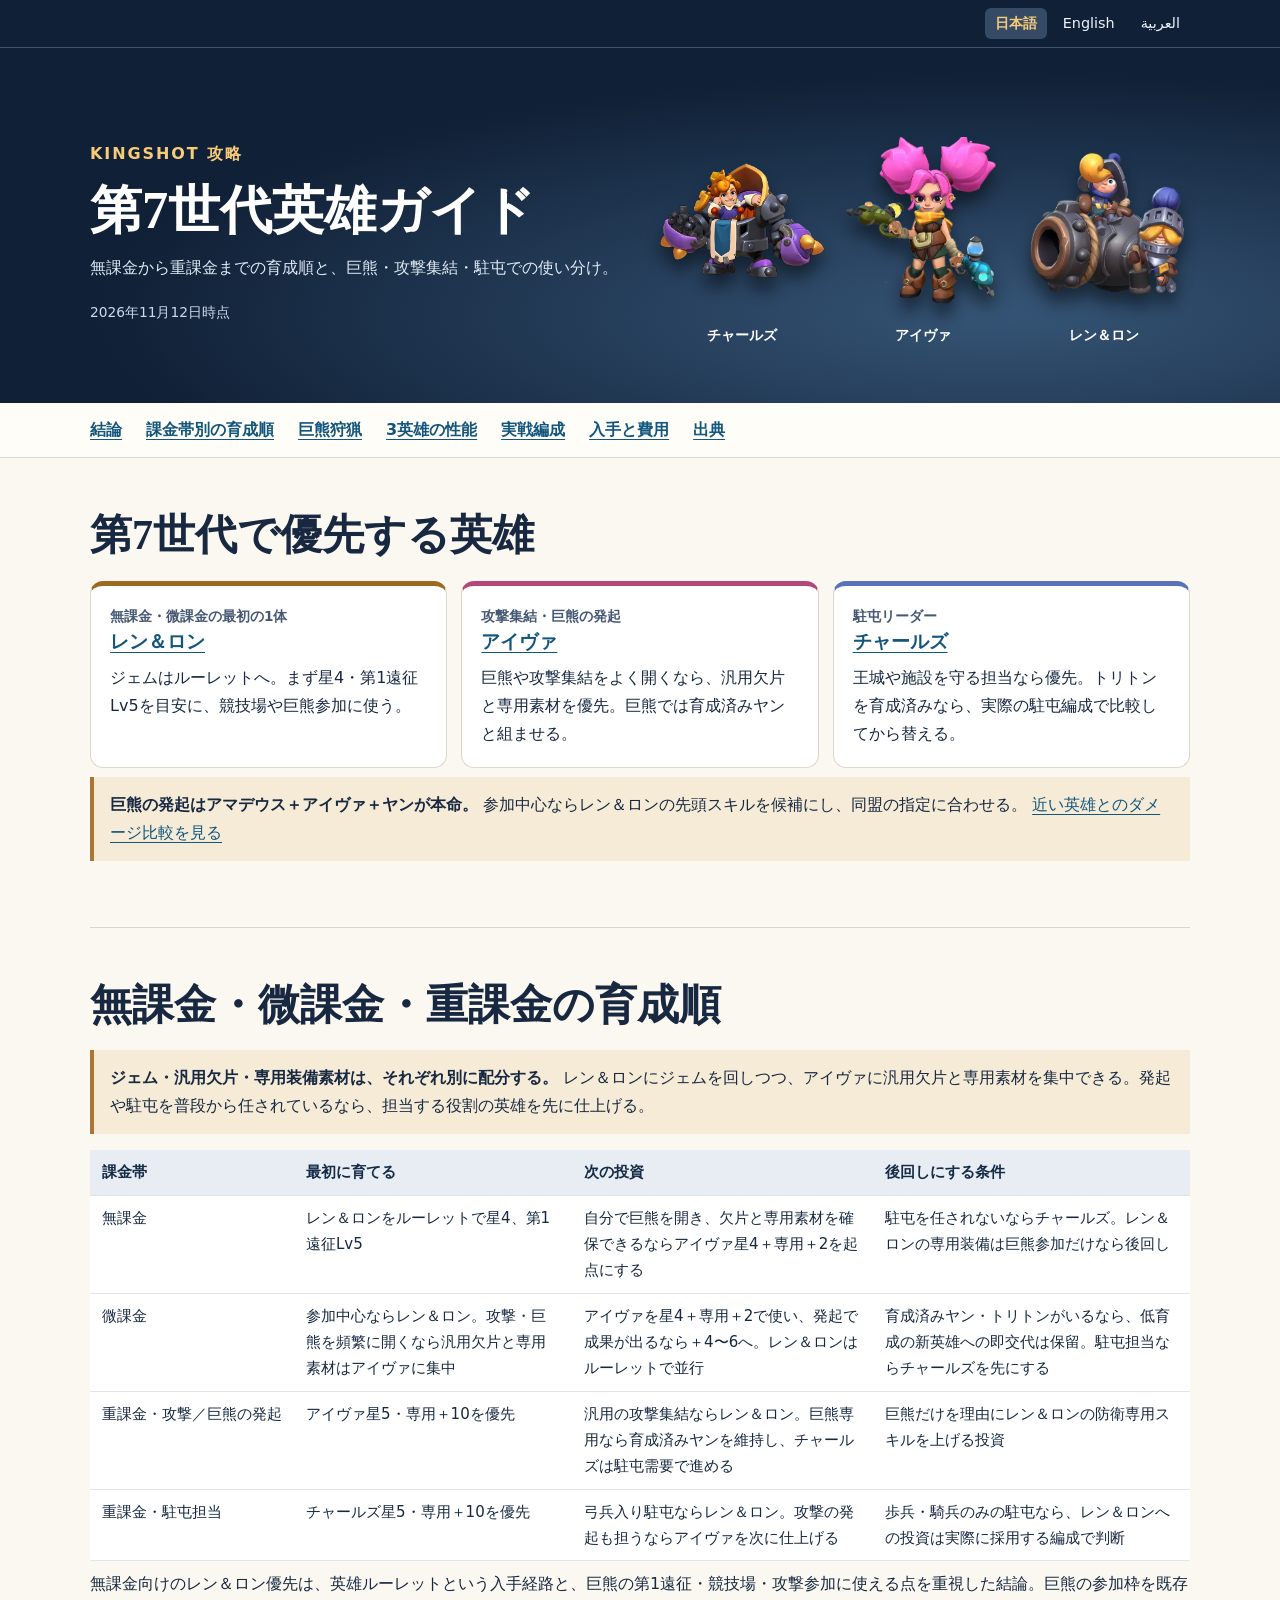
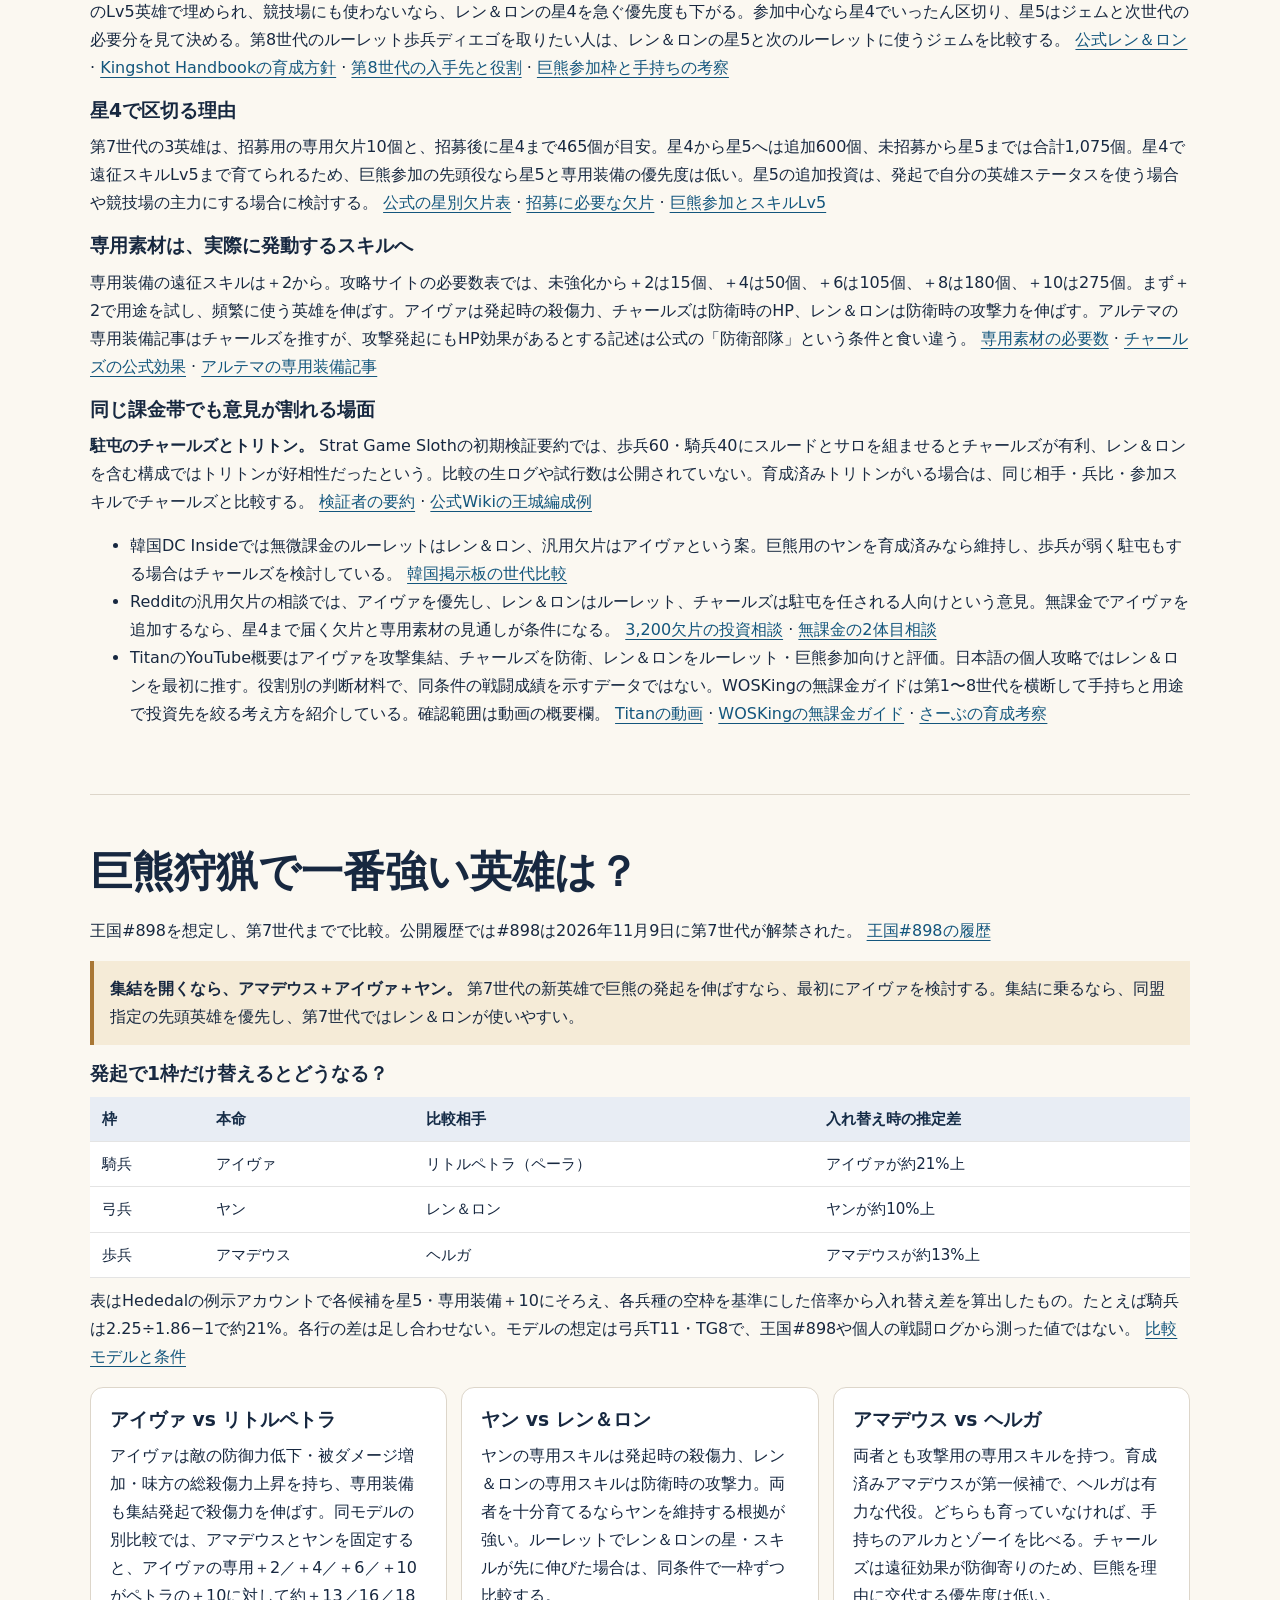
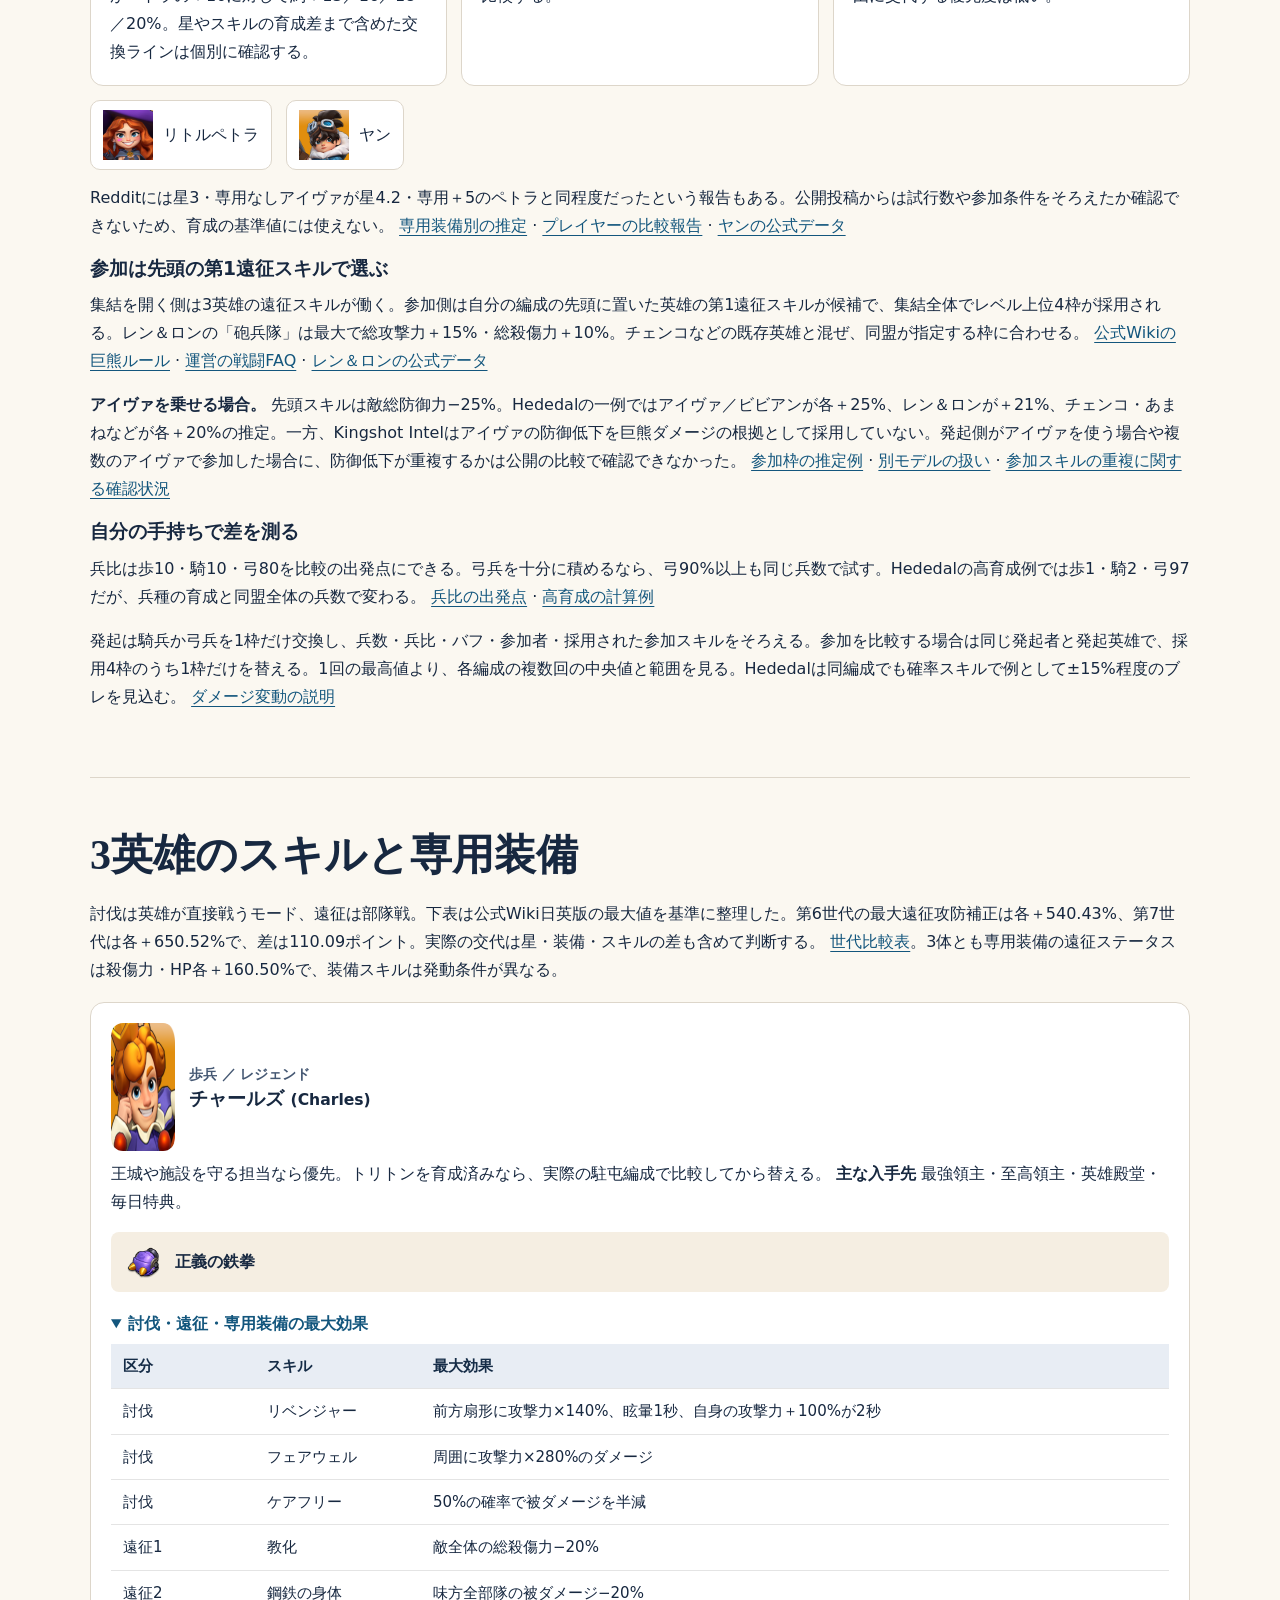
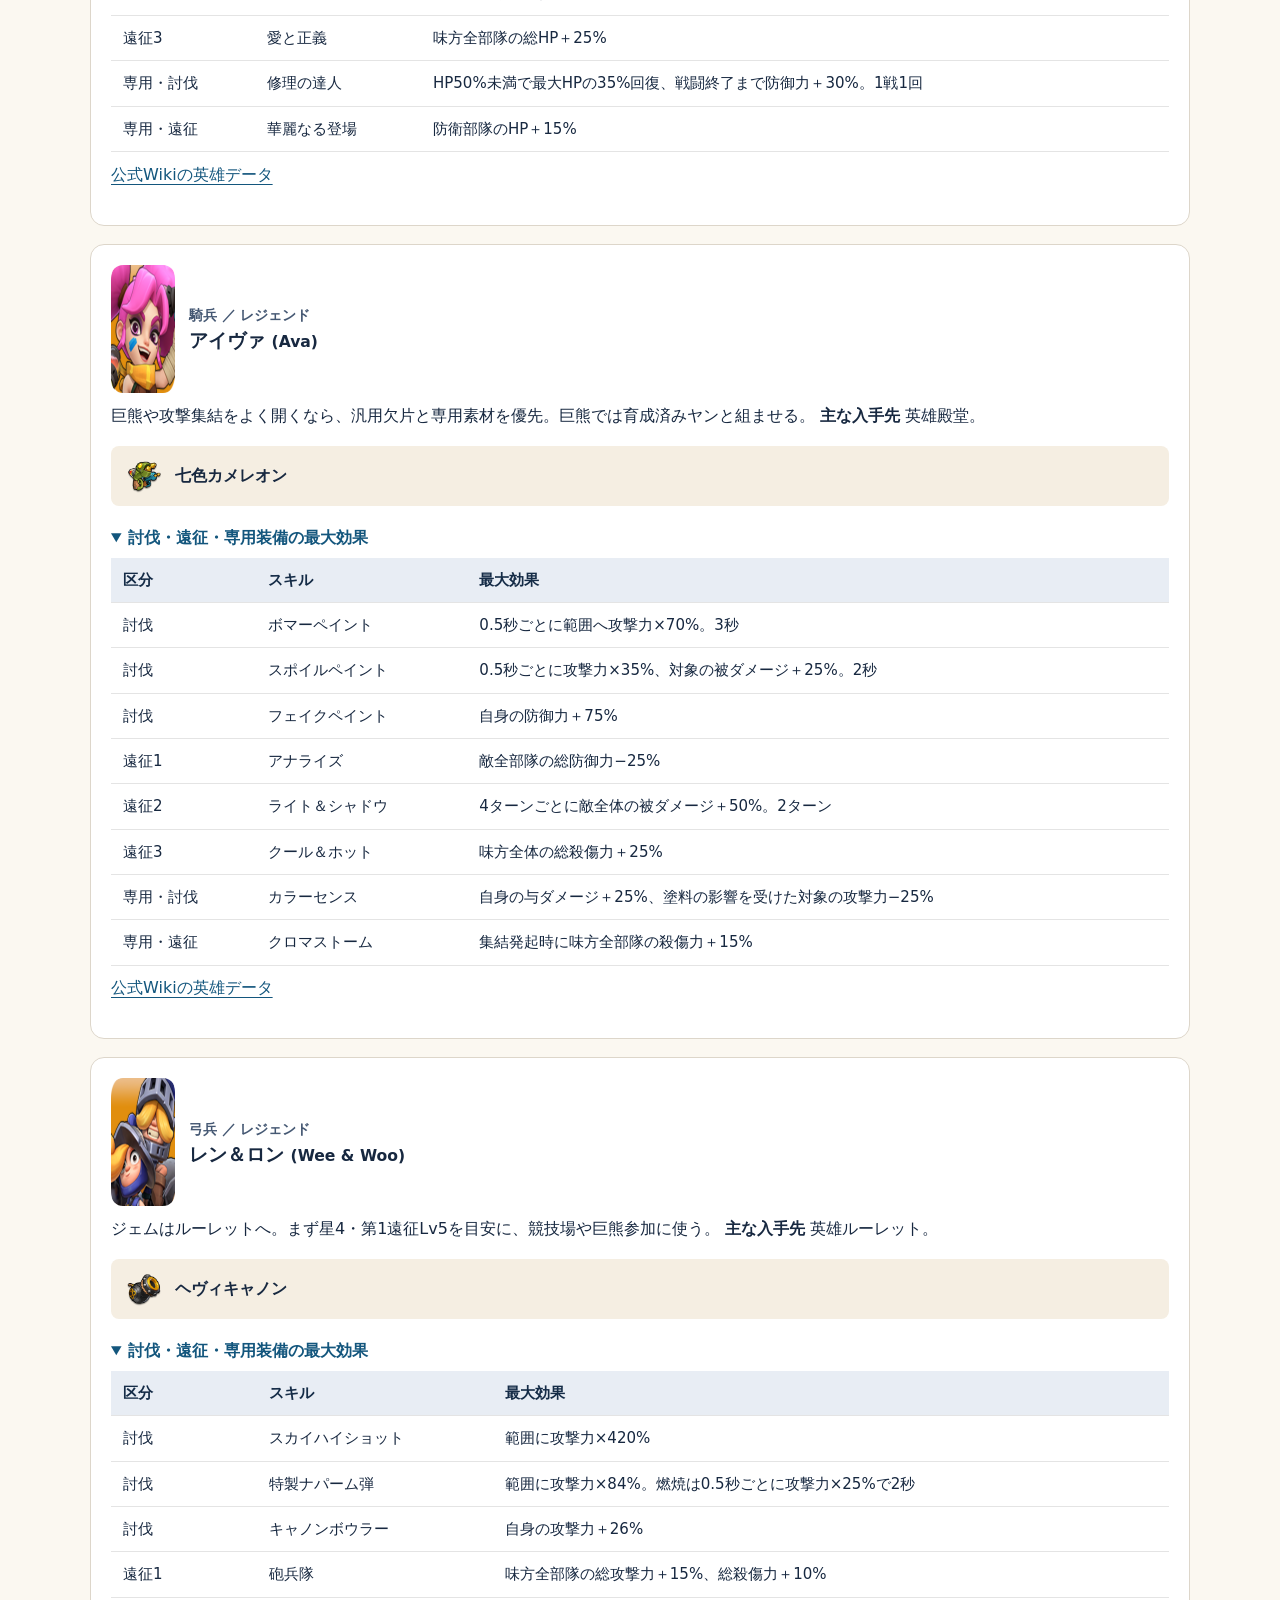
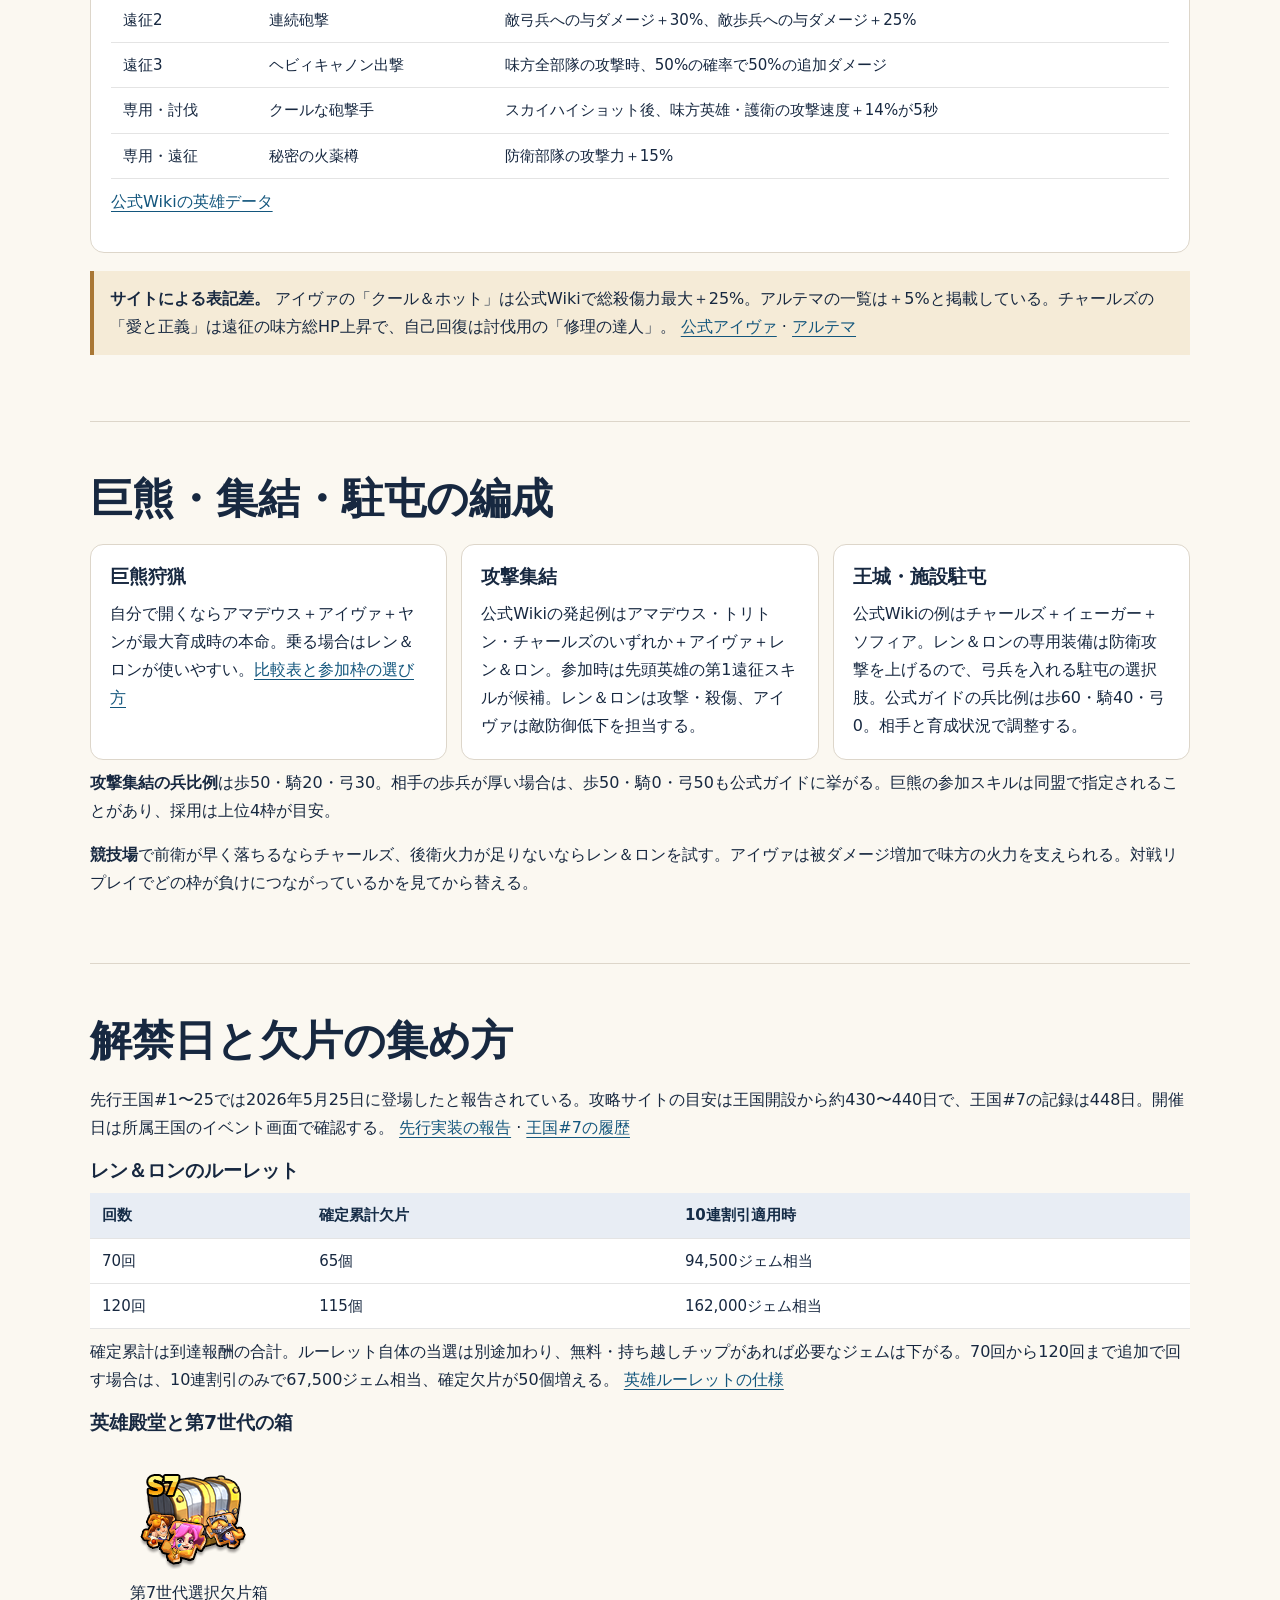
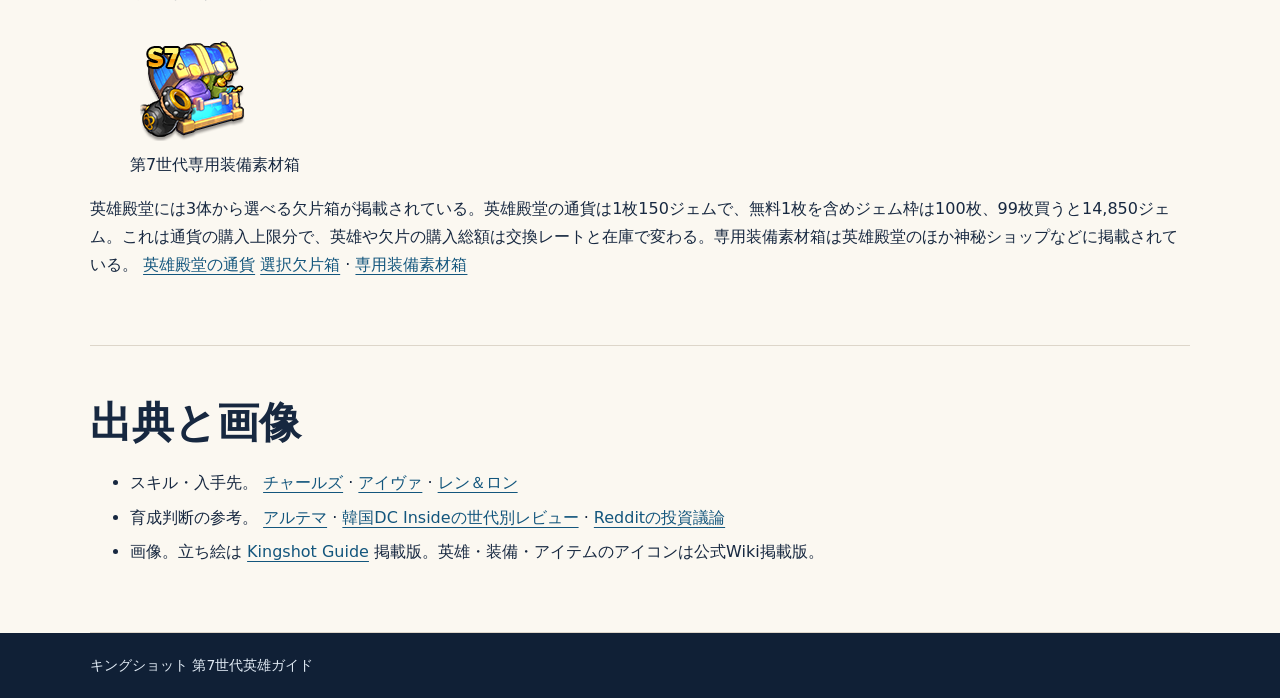
<file: index.html>
<!doctype html>
<html lang="ja">
<head>
<meta charset="utf-8">
<meta name="viewport" content="width=device-width,initial-scale=1">
<meta name="description" content="キングショット第7世代のチャールズ、アイヴァ、レン＆ロンを比較。全24スキル、入手先、巨熊・攻撃集結・駐屯の編成と育成優先度。">
<title>キングショット第7世代英雄ガイド｜スキル・編成・育成優先度</title>
<link rel="stylesheet" href="style.css">

<link rel="canonical" href="https://s8933935-ops.github.io/kingshot-gen7-heroes-guide/">
<link rel="alternate" hreflang="ja" href="https://s8933935-ops.github.io/kingshot-gen7-heroes-guide/">
<link rel="alternate" hreflang="en" href="https://s8933935-ops.github.io/kingshot-gen7-heroes-guide/en/">
<link rel="alternate" hreflang="ar" href="https://s8933935-ops.github.io/kingshot-gen7-heroes-guide/ar/">
<link rel="alternate" hreflang="x-default" href="https://s8933935-ops.github.io/kingshot-gen7-heroes-guide/">
</head>
<body>
<a href="#main" class="skip">本文へ移動</a>
<nav class="language" aria-label="言語を選択"><div class="wrap"><a href="index.html" lang="ja" hreflang="ja" dir="ltr" aria-current="page">日本語</a><a href="en/index.html" lang="en" hreflang="en" dir="ltr">English</a><a href="ar/index.html" lang="ar" hreflang="ar" dir="rtl">العربية</a></div></nav>
<header class="mast"><div class="wrap hero"><div><div class="kicker">KINGSHOT 攻略</div><h1>第7世代英雄<wbr><span>ガイド</span></h1><p>無課金から重課金までの育成順と、巨熊・攻撃集結・駐屯での使い分け。</p><time datetime="2026-11-12">2026年11月12日時点</time></div><figure class="art"><div><img src="assets/guide_charles-full-image.webp" width="573" height="436" alt="チャールズの立ち絵"><span>チャールズ</span></div><div><img src="assets/guide_ava-full-image.webp" width="509" height="490" alt="アイヴァの立ち絵"><span>アイヴァ</span></div><div><img src="assets/guide_wee-woo-full-image.webp" width="530" height="470" alt="レン＆ロンの立ち絵"><span>レン＆ロン</span></div></figure></div></header>
<nav class="toc" aria-label="記事の目次"><div class="wrap"><ul><li><a href="#priority">結論</a></li><li><a href="#investment">課金帯別の育成順</a></li><li><a href="#bear">巨熊狩猟</a></li><li><a href="#heroes">3英雄の性能</a></li><li><a href="#modes">実戦編成</a></li><li><a href="#unlock">入手と費用</a></li><li><a href="#sources">出典</a></li></ul></div></nav>
<main id="main" class="wrap">
<section id="priority" class="section"><h2>第7世代で優先する英雄</h2><div class="cards"><article class="card" style="--accent:#9b6a20"><div class="role">無課金・微課金の最初の1体</div><h3><a href="#weewoo">レン＆ロン</a></h3><p>ジェムはルーレットへ。まず星4・第1遠征Lv5を目安に、競技場や巨熊参加に使う。</p></article><article class="card" style="--accent:#b34779"><div class="role">攻撃集結・巨熊の発起</div><h3><a href="#ava">アイヴァ</a></h3><p>巨熊や攻撃集結をよく開くなら、汎用欠片と専用素材を優先。巨熊では育成済みヤンと組ませる。</p></article><article class="card" style="--accent:#5973b8"><div class="role">駐屯リーダー</div><h3><a href="#charles">チャールズ</a></h3><p>王城や施設を守る担当なら優先。トリトンを育成済みなら、実際の駐屯編成で比較してから替える。</p></article></div><p class="note"><strong>巨熊の発起はアマデウス＋アイヴァ＋ヤンが本命。</strong> 参加中心ならレン＆ロンの先頭スキルを候補にし、同盟の指定に合わせる。 <a href="#bear">近い英雄とのダメージ比較を見る</a></p></section>
<section id="investment" class="section">
<h2>無課金・微課金・重課金の育成順</h2>
<p class="note"><strong>ジェム・汎用欠片・専用装備素材は、それぞれ別に配分する。</strong> レン＆ロンにジェムを回しつつ、アイヴァに汎用欠片と専用素材を集中できる。発起や駐屯を普段から任されているなら、担当する役割の英雄を先に仕上げる。</p>
<div class="scroll" tabindex="0" role="region" aria-label="課金帯別の育成優先度"><table><thead><tr><th scope="col">課金帯</th><th scope="col">最初に育てる</th><th scope="col">次の投資</th><th scope="col">後回しにする条件</th></tr></thead><tbody>
<tr><td>無課金</td><td>レン＆ロンをルーレットで星4、第1遠征Lv5</td><td>自分で巨熊を開き、欠片と専用素材を確保できるならアイヴァ星4＋専用＋2を起点にする</td><td>駐屯を任されないならチャールズ。レン＆ロンの専用装備は巨熊参加だけなら後回し</td></tr>
<tr><td>微課金</td><td>参加中心ならレン＆ロン。攻撃・巨熊を頻繁に開くなら汎用欠片と専用素材はアイヴァに集中</td><td>アイヴァを星4＋専用＋2で使い、発起で成果が出るなら＋4〜6へ。レン＆ロンはルーレットで並行</td><td>育成済みヤン・トリトンがいるなら、低育成の新英雄への即交代は保留。駐屯担当ならチャールズを先にする</td></tr>
<tr><td>重課金・攻撃／巨熊の発起</td><td>アイヴァ星5・専用＋10を優先</td><td>汎用の攻撃集結ならレン＆ロン。巨熊専用なら育成済みヤンを維持し、チャールズは駐屯需要で進める</td><td>巨熊だけを理由にレン＆ロンの防衛専用スキルを上げる投資</td></tr>
<tr><td>重課金・駐屯担当</td><td>チャールズ星5・専用＋10を優先</td><td>弓兵入り駐屯ならレン＆ロン。攻撃の発起も担うならアイヴァを次に仕上げる</td><td>歩兵・騎兵のみの駐屯なら、レン＆ロンへの投資は実際に採用する編成で判断</td></tr>
</tbody></table></div>
<p>無課金向けのレン＆ロン優先は、英雄ルーレットという入手経路と、巨熊の第1遠征・競技場・攻撃参加に使える点を重視した結論。巨熊の参加枠を既存のLv5英雄で埋められ、競技場にも使わないなら、レン＆ロンの星4を急ぐ優先度も下がる。参加中心なら星4でいったん区切り、星5はジェムと次世代の必要分を見て決める。第8世代のルーレット歩兵ディエゴを取りたい人は、レン＆ロンの星5と次のルーレットに使うジェムを比較する。 <a href="https://kingshotwiki.com/ja/heroes/weewoo-ja/">公式レン＆ロン</a> · <a href="https://kingshothandbook.com/guides/generation-7-guide">Kingshot Handbookの育成方針</a> · <a href="https://kingshotmastery.com/guides/kingshot-gen-8-heroes-guide">第8世代の入手先と役割</a> · <a href="https://note.com/genial_cedum7838/n/ncdca1ca9f9f5">巨熊参加枠と手持ちの考察</a></p>
<h3>星4で区切る理由</h3>
<p>第7世代の3英雄は、招募用の専用欠片10個と、招募後に星4まで465個が目安。星4から星5へは追加600個、未招募から星5までは合計1,075個。星4で遠征スキルLv5まで育てられるため、巨熊参加の先頭役なら星5と専用装備の優先度は低い。星5の追加投資は、発起で自分の英雄ステータスを使う場合や競技場の主力にする場合に検討する。 <a href="https://kingshotwiki.com/ja/heroes/ava-ja/">公式の星別欠片表</a> · <a href="https://kingshotdata.com/database/hero-shards/">招募に必要な欠片</a> · <a href="https://ks-toolkit.com/guides/bear-hunt/">巨熊参加とスキルLv5</a></p>
<h3>専用素材は、実際に発動するスキルへ</h3>
<p>専用装備の遠征スキルは＋2から。攻略サイトの必要数表では、未強化から＋2は15個、＋4は50個、＋6は105個、＋8は180個、＋10は275個。まず＋2で用途を試し、頻繁に使う英雄を伸ばす。アイヴァは発起時の殺傷力、チャールズは防衛時のHP、レン＆ロンは防衛時の攻撃力を伸ばす。アルテマの専用装備記事はチャールズを推すが、攻撃発起にもHP効果があるとする記述は公式の「防衛部隊」という条件と食い違う。 <a href="https://kingshotworld.com/guides/kingshot-widget-guide-costs-priorities/">専用素材の必要数</a> · <a href="https://kingshotwiki.com/ja/heroes/charles-ja/">チャールズの公式効果</a> · <a href="https://altema.jp/kingshot/senyouyuusendo">アルテマの専用装備記事</a></p>
<h3>同じ課金帯でも意見が割れる場面</h3>
<p><strong>駐屯のチャールズとトリトン。</strong> Strat Game Slothの初期検証要約では、歩兵60・騎兵40にスルードとサロを組ませるとチャールズが有利、レン＆ロンを含む構成ではトリトンが好相性だったという。比較の生ログや試行数は公開されていない。育成済みトリトンがいる場合は、同じ相手・兵比・参加スキルでチャールズと比較する。 <a href="https://kingshotoptimizer.com/heroes/charles/">検証者の要約</a> · <a href="https://kingshotwiki.com/events/castle-battle/">公式Wikiの王城編成例</a></p>
<ul>
<li>韓国DC Insideでは無微課金のルーレットはレン＆ロン、汎用欠片はアイヴァという案。巨熊用のヤンを育成済みなら維持し、歩兵が弱く駐屯もする場合はチャールズを検討している。 <a href="https://gall.dcinside.com/mgallery/board/view/?id=kingshot&amp;no=15250&amp;page=1">韓国掲示板の世代比較</a></li>
<li>Redditの汎用欠片の相談では、アイヴァを優先し、レン＆ロンはルーレット、チャールズは駐屯を任される人向けという意見。無課金でアイヴァを追加するなら、星4まで届く欠片と専用素材の見通しが条件になる。 <a href="https://www.reddit.com/r/KingShot/comments/1vlrno4/3200_shards_should_i_max_all_gen_7_heroes_or_wait/">3,200欠片の投資相談</a> · <a href="https://www.reddit.com/r/KingShot/comments/1wz01qe/gen_7_heroes/">無課金の2体目相談</a></li>
<li>TitanのYouTube概要はアイヴァを攻撃集結、チャールズを防衛、レン＆ロンをルーレット・巨熊参加向けと評価。日本語の個人攻略ではレン＆ロンを最初に推す。役割別の判断材料で、同条件の戦闘成績を示すデータではない。WOSKingの無課金ガイドは第1〜8世代を横断して手持ちと用途で投資先を絞る考え方を紹介している。確認範囲は動画の概要欄。 <a href="https://www.youtube.com/watch?v=uLa-z9JqA3E">Titanの動画</a> · <a href="https://www.youtube.com/watch?v=e62P9Y-YzMc">WOSKingの無課金ガイド</a> · <a href="https://note.com/mild_knot4348/n/nee84b3020b9a">さーぶの育成考察</a></li>
</ul>
</section>
<section id="bear" class="section">
<h2>巨熊狩猟で一番強い英雄は？</h2>
<p>王国#898を想定し、第7世代までで比較。公開履歴では#898は2026年11月9日に第7世代が解禁された。 <a href="https://kingshot.net/nexus/898">王国#898の履歴</a></p>
<p class="note"><strong>集結を開くなら、アマデウス＋アイヴァ＋ヤン。</strong> 第7世代の新英雄で巨熊の発起を伸ばすなら、最初にアイヴァを検討する。集結に乗るなら、同盟指定の先頭英雄を優先し、第7世代ではレン＆ロンが使いやすい。</p>
<h3>発起で1枠だけ替えるとどうなる？</h3>
<div class="scroll" tabindex="0" role="region" aria-label="巨熊発起の英雄比較"><table>
<thead><tr><th scope="col">枠</th><th scope="col">本命</th><th scope="col">比較相手</th><th scope="col">入れ替え時の推定差</th></tr></thead>
<tbody><tr><td>騎兵</td><td>アイヴァ</td><td>リトルペトラ（ペーラ）</td><td>アイヴァが約21%上</td></tr>
<tr><td>弓兵</td><td>ヤン</td><td>レン＆ロン</td><td>ヤンが約10%上</td></tr>
<tr><td>歩兵</td><td>アマデウス</td><td>ヘルガ</td><td>アマデウスが約13%上</td></tr></tbody></table></div>
<p>表はHededalの例示アカウントで各候補を星5・専用装備＋10にそろえ、各兵種の空枠を基準にした倍率から入れ替え差を算出したもの。たとえば騎兵は2.25÷1.86−1で約21%。各行の差は足し合わせない。モデルの想定は弓兵T11・TG8で、王国#898や個人の戦闘ログから測った値ではない。 <a href="https://hededal.com/guides/bear-hunt">比較モデルと条件</a></p>
<div class="modes">
<article class="mode"><h3>アイヴァ vs リトルペトラ</h3><p>アイヴァは敵の防御力低下・被ダメージ増加・味方の総殺傷力上昇を持ち、専用装備も集結発起で殺傷力を伸ばす。同モデルの別比較では、アマデウスとヤンを固定すると、アイヴァの専用＋2／＋4／＋6／＋10がペトラの＋10に対して約＋13／16／18／20%。星やスキルの育成差まで含めた交換ラインは個別に確認する。</p></article>
<article class="mode"><h3>ヤン vs レン＆ロン</h3><p>ヤンの専用スキルは発起時の殺傷力、レン＆ロンの専用スキルは防衛時の攻撃力。両者を十分育てるならヤンを維持する根拠が強い。ルーレットでレン＆ロンの星・スキルが先に伸びた場合は、同条件で一枠ずつ比較する。</p></article>
<article class="mode"><h3>アマデウス vs ヘルガ</h3><p>両者とも攻撃用の専用スキルを持つ。育成済みアマデウスが第一候補で、ヘルガは有力な代役。どちらも育っていなければ、手持ちのアルカとゾーイを比べる。チャールズは遠征効果が防御寄りのため、巨熊を理由に交代する優先度は低い。</p></article>
</div>
<div class="items" aria-label="巨熊の比較候補"><figure><img src="assets/petra.png" width="300" height="300" alt="リトルペトラの英雄アイコン"><figcaption>リトルペトラ</figcaption></figure><figure><img src="assets/yang.jpg" width="128" height="128" alt="ヤンの英雄アイコン"><figcaption>ヤン</figcaption></figure></div>
<p>Redditには星3・専用なしアイヴァが星4.2・専用＋5のペトラと同程度だったという報告もある。公開投稿からは試行数や参加条件をそろえたか確認できないため、育成の基準値には使えない。 <a href="https://hededal.com/#hero-skills">専用装備別の推定</a> · <a href="https://www.reddit.com/r/KingShot/comments/1unz2ep/has_anyone_tested_ava_for_bear_trap/">プレイヤーの比較報告</a> · <a href="https://kingshotwiki.com/heroes/kingshot_wiki_hero_name_50031_kingshot_end/">ヤンの公式データ</a></p>
<h3>参加は先頭の第1遠征スキルで選ぶ</h3>
<p>集結を開く側は3英雄の遠征スキルが働く。参加側は自分の編成の先頭に置いた英雄の第1遠征スキルが候補で、集結全体でレベル上位4枠が採用される。レン＆ロンの「砲兵隊」は最大で総攻撃力＋15%・総殺傷力＋10%。チェンコなどの既存英雄と混ぜ、同盟が指定する枠に合わせる。 <a href="https://kingshotwiki.com/beginner-bear-hunt-guide/">公式Wikiの巨熊ルール</a> · <a href="https://centurygames.helpshift.com/hc/en/140-kingshot/faq/9125-combat-faq-1783436100/">運営の戦闘FAQ</a> · <a href="https://kingshotwiki.com/ja/heroes/weewoo-ja/">レン＆ロンの公式データ</a></p>
<p><strong>アイヴァを乗せる場合。</strong> 先頭スキルは敵総防御力−25%。Hededalの一例ではアイヴァ／ビビアンが各＋25%、レン＆ロンが＋21%、チェンコ・あまねなどが各＋20%の推定。一方、Kingshot Intelはアイヴァの防御低下を巨熊ダメージの根拠として採用していない。発起側がアイヴァを使う場合や複数のアイヴァで参加した場合に、防御低下が重複するかは公開の比較で確認できなかった。 <a href="https://hededal.com/guides/bear-hunt">参加枠の推定例</a> · <a href="https://kingshotintel.com/guides/kingshot-best-heroes-tier-list">別モデルの扱い</a> · <a href="https://ks-toolkit.com/guides/bear-hunt/">参加スキルの重複に関する確認状況</a></p>
<h3>自分の手持ちで差を測る</h3><p>兵比は歩10・騎10・弓80を比較の出発点にできる。弓兵を十分に積めるなら、弓90%以上も同じ兵数で試す。Hededalの高育成例では歩1・騎2・弓97だが、兵種の育成と同盟全体の兵数で変わる。 <a href="https://ks-toolkit.com/guides/bear-hunt/">兵比の出発点</a> · <a href="https://hededal.com/guides/bear-hunt">高育成の計算例</a></p>
<p>発起は騎兵か弓兵を1枠だけ交換し、兵数・兵比・バフ・参加者・採用された参加スキルをそろえる。参加を比較する場合は同じ発起者と発起英雄で、採用4枠のうち1枠だけを替える。1回の最高値より、各編成の複数回の中央値と範囲を見る。Hededalは同編成でも確率スキルで例として±15%程度のブレを見込む。 <a href="https://hededal.com/guides/bear-hunt">ダメージ変動の説明</a></p>
</section>
<section id="heroes" class="section"><h2>3英雄のスキルと専用装備</h2><p>討伐は英雄が直接戦うモード、遠征は部隊戦。下表は公式Wiki日英版の最大値を基準に整理した。第6世代の最大遠征攻防補正は各＋540.43%、第7世代は各＋650.52%で、差は110.09ポイント。実際の交代は星・装備・スキルの差も含めて判断する。 <a href="https://altema.jp/kingshot/dai7sedai">世代比較表</a>。3体とも専用装備の遠征ステータスは殺傷力・HP各＋160.50%で、装備スキルは発動条件が異なる。</p><p class="scroll-hint">表は横にスクロールできます。</p><article id="charles" class="profile"><div class="profile-top"><img src="assets/charles_Charles.png" width="128" height="128" alt="チャールズの英雄アイコン"><div><div class="role">歩兵 ／ レジェンド</div><h3>チャールズ <small>(Charles)</small></h3></div></div><p>王城や施設を守る担当なら優先。トリトンを育成済みなら、実際の駐屯編成で比較してから替える。 <strong>主な入手先</strong> 最強領主・至高領主・英雄殿堂・毎日特典。</p><div class="equip"><img src="assets/charles_equipment_icon_1050032.png" width="128" height="128" alt="正義の鉄拳"><strong>正義の鉄拳</strong></div><details open><summary>討伐・遠征・専用装備の最大効果</summary><div class="scroll" tabindex="0" role="region" aria-label="チャールズのスキル表"><table><thead><tr><th scope="col">区分</th><th scope="col">スキル</th><th scope="col">最大効果</th></tr></thead><tbody><tr><td>討伐</td><td>リベンジャー</td><td>前方扇形に攻撃力×140%、眩暈1秒、自身の攻撃力＋100%が2秒</td></tr><tr><td>討伐</td><td>フェアウェル</td><td>周囲に攻撃力×280%のダメージ</td></tr><tr><td>討伐</td><td>ケアフリー</td><td>50%の確率で被ダメージを半減</td></tr><tr><td>遠征1</td><td>教化</td><td>敵全体の総殺傷力−20%</td></tr><tr><td>遠征2</td><td>鋼鉄の身体</td><td>味方全部隊の被ダメージ−20%</td></tr><tr><td>遠征3</td><td>愛と正義</td><td>味方全部隊の総HP＋25%</td></tr><tr><td>専用・討伐</td><td>修理の達人</td><td>HP50%未満で最大HPの35%回復、戦闘終了まで防御力＋30%。1戦1回</td></tr><tr><td>専用・遠征</td><td>華麗なる登場</td><td>防衛部隊のHP＋15%</td></tr></tbody></table></div></details><p><a href="https://kingshotwiki.com/ja/heroes/charles-ja/">公式Wikiの英雄データ</a></p></article><article id="ava" class="profile"><div class="profile-top"><img src="assets/ava_Ava.png" width="128" height="128" alt="アイヴァの英雄アイコン"><div><div class="role">騎兵 ／ レジェンド</div><h3>アイヴァ <small>(Ava)</small></h3></div></div><p>巨熊や攻撃集結をよく開くなら、汎用欠片と専用素材を優先。巨熊では育成済みヤンと組ませる。 <strong>主な入手先</strong> 英雄殿堂。</p><div class="equip"><img src="assets/ava_equipment_icon_1050015.png" width="128" height="128" alt="七色カメレオン"><strong>七色カメレオン</strong></div><details open><summary>討伐・遠征・専用装備の最大効果</summary><div class="scroll" tabindex="0" role="region" aria-label="アイヴァのスキル表"><table><thead><tr><th scope="col">区分</th><th scope="col">スキル</th><th scope="col">最大効果</th></tr></thead><tbody><tr><td>討伐</td><td>ボマーペイント</td><td>0.5秒ごとに範囲へ攻撃力×70%。3秒</td></tr><tr><td>討伐</td><td>スポイルペイント</td><td>0.5秒ごとに攻撃力×35%、対象の被ダメージ＋25%。2秒</td></tr><tr><td>討伐</td><td>フェイクペイント</td><td>自身の防御力＋75%</td></tr><tr><td>遠征1</td><td>アナライズ</td><td>敵全部隊の総防御力−25%</td></tr><tr><td>遠征2</td><td>ライト＆シャドウ</td><td>4ターンごとに敵全体の被ダメージ＋50%。2ターン</td></tr><tr><td>遠征3</td><td>クール＆ホット</td><td>味方全体の総殺傷力＋25%</td></tr><tr><td>専用・討伐</td><td>カラーセンス</td><td>自身の与ダメージ＋25%、塗料の影響を受けた対象の攻撃力−25%</td></tr><tr><td>専用・遠征</td><td>クロマストーム</td><td>集結発起時に味方全部隊の殺傷力＋15%</td></tr></tbody></table></div></details><p><a href="https://kingshotwiki.com/ja/heroes/ava-ja/">公式Wikiの英雄データ</a></p></article><article id="weewoo" class="profile"><div class="profile-top"><img src="assets/weewoo_WeeWoo.png" width="128" height="128" alt="レン＆ロンの英雄アイコン"><div><div class="role">弓兵 ／ レジェンド</div><h3>レン＆ロン <small>(Wee &amp; Woo)</small></h3></div></div><p>ジェムはルーレットへ。まず星4・第1遠征Lv5を目安に、競技場や巨熊参加に使う。 <strong>主な入手先</strong> 英雄ルーレット。</p><div class="equip"><img src="assets/weewoo_equipment_icon_1050033.png" width="128" height="128" alt="ヘヴィキャノン"><strong>ヘヴィキャノン</strong></div><details open><summary>討伐・遠征・専用装備の最大効果</summary><div class="scroll" tabindex="0" role="region" aria-label="レン＆ロンのスキル表"><table><thead><tr><th scope="col">区分</th><th scope="col">スキル</th><th scope="col">最大効果</th></tr></thead><tbody><tr><td>討伐</td><td>スカイハイショット</td><td>範囲に攻撃力×420%</td></tr><tr><td>討伐</td><td>特製ナパーム弾</td><td>範囲に攻撃力×84%。燃焼は0.5秒ごとに攻撃力×25%で2秒</td></tr><tr><td>討伐</td><td>キャノンボウラー</td><td>自身の攻撃力＋26%</td></tr><tr><td>遠征1</td><td>砲兵隊</td><td>味方全部隊の総攻撃力＋15%、総殺傷力＋10%</td></tr><tr><td>遠征2</td><td>連続砲撃</td><td>敵弓兵への与ダメージ＋30%、敵歩兵への与ダメージ＋25%</td></tr><tr><td>遠征3</td><td>ヘビィキャノン出撃</td><td>味方全部隊の攻撃時、50%の確率で50%の追加ダメージ</td></tr><tr><td>専用・討伐</td><td>クールな砲撃手</td><td>スカイハイショット後、味方英雄・護衛の攻撃速度＋14%が5秒</td></tr><tr><td>専用・遠征</td><td>秘密の火薬樽</td><td>防衛部隊の攻撃力＋15%</td></tr></tbody></table></div></details><p><a href="https://kingshotwiki.com/ja/heroes/weewoo-ja/">公式Wikiの英雄データ</a></p></article><p class="note"><strong>サイトによる表記差。</strong> アイヴァの「クール＆ホット」は公式Wikiで総殺傷力最大＋25%。アルテマの一覧は＋5%と掲載している。チャールズの「愛と正義」は遠征の味方総HP上昇で、自己回復は討伐用の「修理の達人」。 <a href="https://kingshotwiki.com/ja/heroes/ava-ja/">公式アイヴァ</a> · <a href="https://altema.jp/kingshot/dai7sedai">アルテマ</a></p></section>

<section id="modes" class="section"><h2>巨熊・集結・駐屯の編成</h2>
<div class="modes">
<article class="mode"><h3>巨熊狩猟</h3><p>自分で開くならアマデウス＋アイヴァ＋ヤンが最大育成時の本命。乗る場合はレン＆ロンが使いやすい。<a href="#bear">比較表と参加枠の選び方</a></p></article>
<article class="mode"><h3>攻撃集結</h3><p>公式Wikiの発起例はアマデウス・トリトン・チャールズのいずれか＋アイヴァ＋レン＆ロン。参加時は先頭英雄の第1遠征スキルが候補。レン＆ロンは攻撃・殺傷、アイヴァは敵防御低下を担当する。</p></article>
<article class="mode"><h3>王城・施設駐屯</h3><p>公式Wikiの例はチャールズ＋イェーガー＋ソフィア。レン＆ロンの専用装備は防衛攻撃を上げるので、弓兵を入れる駐屯の選択肢。公式ガイドの兵比例は歩60・騎40・弓0。相手と育成状況で調整する。</p></article>
</div>
<p><strong>攻撃集結の兵比例</strong>は歩50・騎20・弓30。相手の歩兵が厚い場合は、歩50・騎0・弓50も公式ガイドに挙がる。巨熊の参加スキルは同盟で指定されることがあり、採用は上位4枠が目安。</p>
<p><strong>競技場</strong>で前衛が早く落ちるならチャールズ、後衛火力が足りないならレン＆ロンを試す。アイヴァは被ダメージ増加で味方の火力を支えられる。対戦リプレイでどの枠が負けにつながっているかを見てから替える。</p>
</section>

<section id="unlock" class="section"><h2>解禁日と欠片の集め方</h2><p>先行王国#1〜25では2026年5月25日に登場したと報告されている。攻略サイトの目安は王国開設から約430〜440日で、王国#7の記録は448日。開催日は所属王国のイベント画面で確認する。 <a href="https://kingshotworld.com/guides/kingshot-gen-7-heroes-ava-charles-and-wee-woo/">先行実装の報告</a> · <a href="https://kingshotveterans.com/kingdoms/7">王国#7の履歴</a></p>
<h3>レン＆ロンのルーレット</h3><div class="scroll" tabindex="0" role="region" aria-label="英雄ルーレットの比較"><table><thead><tr><th scope="col">回数</th><th scope="col">確定累計欠片</th><th scope="col">10連割引適用時</th></tr></thead><tbody><tr><td>70回</td><td>65個</td><td>94,500ジェム相当</td></tr><tr><td>120回</td><td>115個</td><td>162,000ジェム相当</td></tr></tbody></table></div>
<p>確定累計は到達報酬の合計。ルーレット自体の当選は別途加わり、無料・持ち越しチップがあれば必要なジェムは下がる。70回から120回まで追加で回す場合は、10連割引のみで67,500ジェム相当、確定欠片が50個増える。 <a href="https://kingshotwiki.com/events/roulette-hero/">英雄ルーレットの仕様</a></p>
<h3>英雄殿堂と第7世代の箱</h3><figure><img src="assets/item_icon_501020.png" width="128" height="128" alt="第7世代選択欠片箱"><figcaption>第7世代選択欠片箱</figcaption></figure><figure><img src="assets/item_icon_501019.png" width="128" height="128" alt="第7世代専用装備素材箱"><figcaption>第7世代専用装備素材箱</figcaption></figure><p>英雄殿堂には3体から選べる欠片箱が掲載されている。英雄殿堂の通貨は1枚150ジェムで、無料1枚を含めジェム枠は100枚、99枚買うと14,850ジェム。これは通貨の購入上限分で、英雄や欠片の購入総額は交換レートと在庫で変わる。専用装備素材箱は英雄殿堂のほか神秘ショップなどに掲載されている。 <a href="https://kingshotwiki.com/events/hall-of-heroes/">英雄殿堂の通貨</a> <a href="https://kingshotwiki.com/items/kingshot_wiki_item_name_501020_kingshot_end/">選択欠片箱</a> · <a href="https://kingshotwiki.com/items/kingshot_wiki_item_name_501019_kingshot_end/">専用装備素材箱</a></p></section>
<section id="sources" class="section sources"><h2>出典と画像</h2><ul><li>スキル・入手先。 <a href="https://kingshotwiki.com/ja/heroes/charles-ja/">チャールズ</a> · <a href="https://kingshotwiki.com/ja/heroes/ava-ja/">アイヴァ</a> · <a href="https://kingshotwiki.com/ja/heroes/weewoo-ja/">レン＆ロン</a></li><li>育成判断の参考。 <a href="https://altema.jp/kingshot/dai7sedai">アルテマ</a> · <a href="https://gall.dcinside.com/mgallery/board/view/?id=kingshot&amp;no=15250&amp;page=1">韓国DC Insideの世代別レビュー</a> · <a href="https://www.reddit.com/r/KingShot/comments/1wddlim/are_gen_7_heroes_worth_investing_in/">Redditの投資議論</a></li><li>画像。立ち絵は <a href="https://www.kingshotguide.com/heroes/generation-7-heroes">Kingshot Guide</a> 掲載版。英雄・装備・アイテムのアイコンは公式Wiki掲載版。</li></ul></section>
</main>
<footer><div class="wrap">キングショット 第7世代英雄ガイド</div></footer>
</body>
</html>
</file>
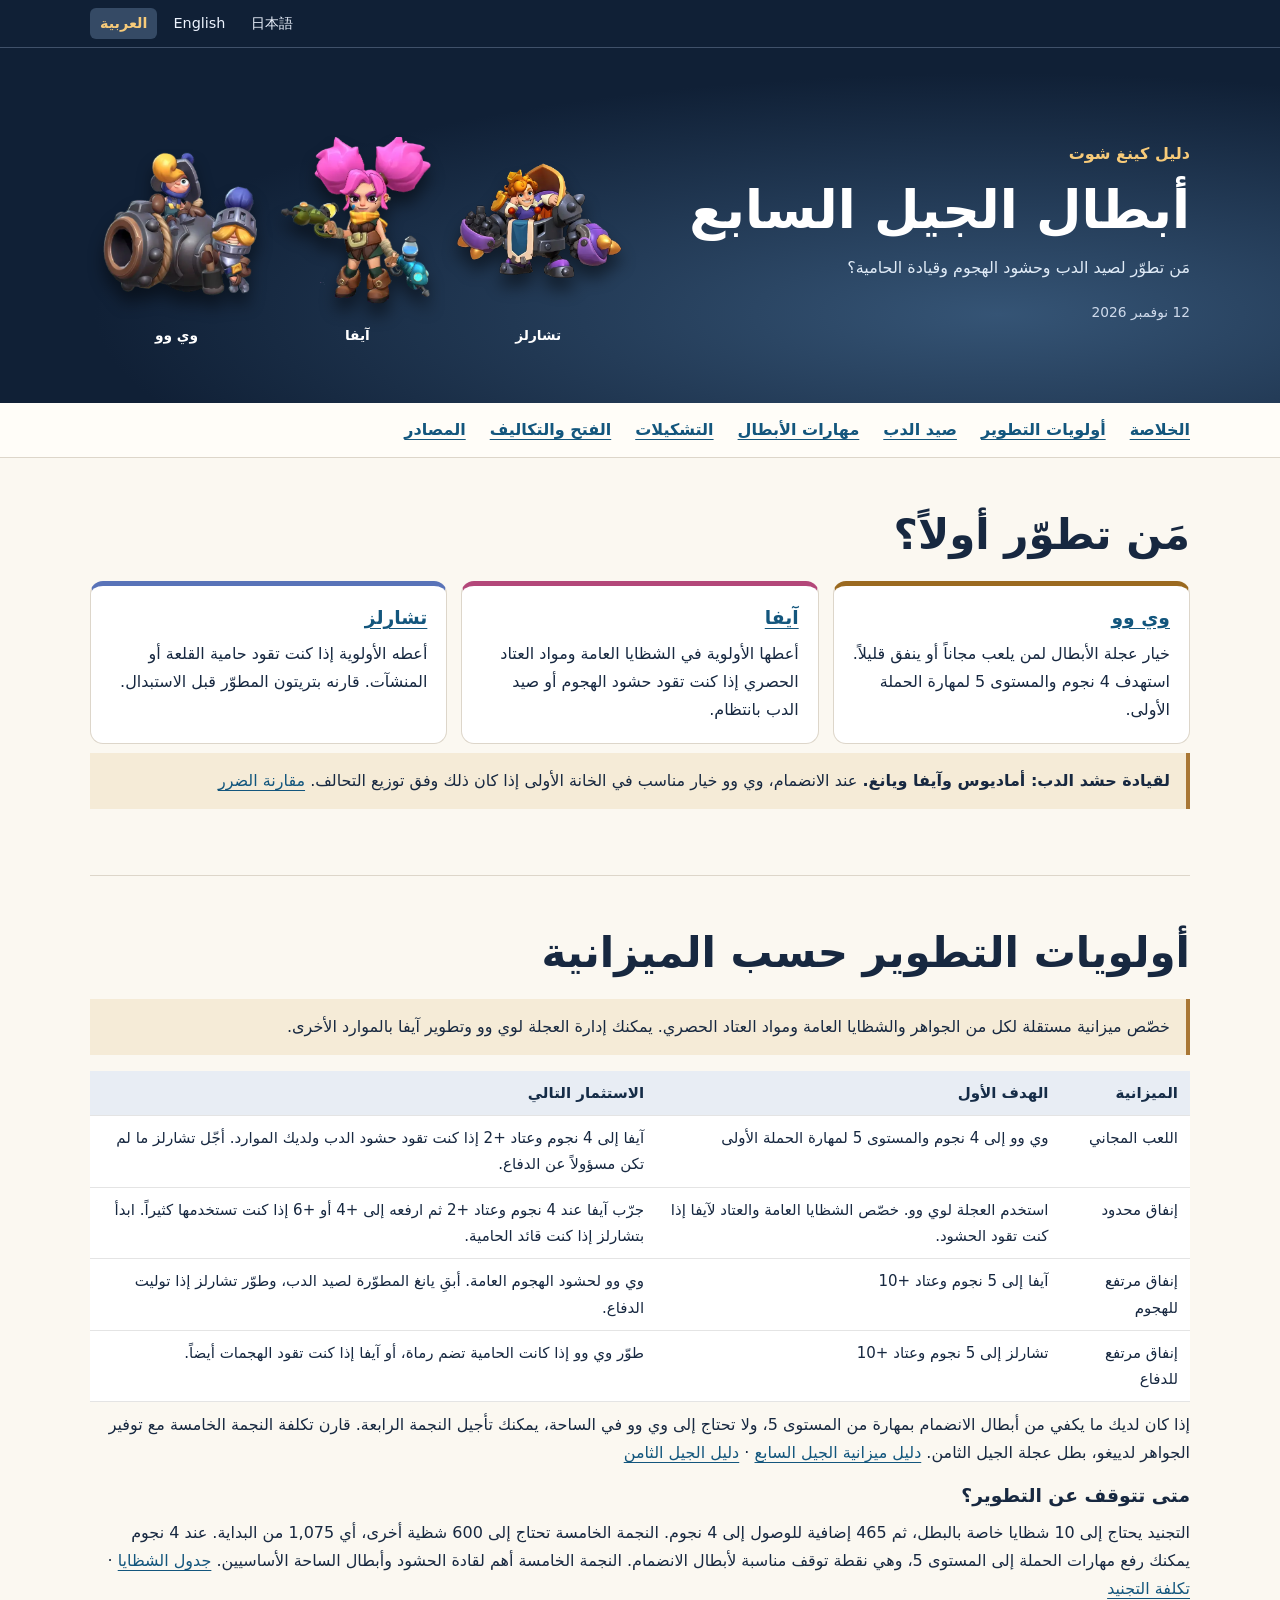
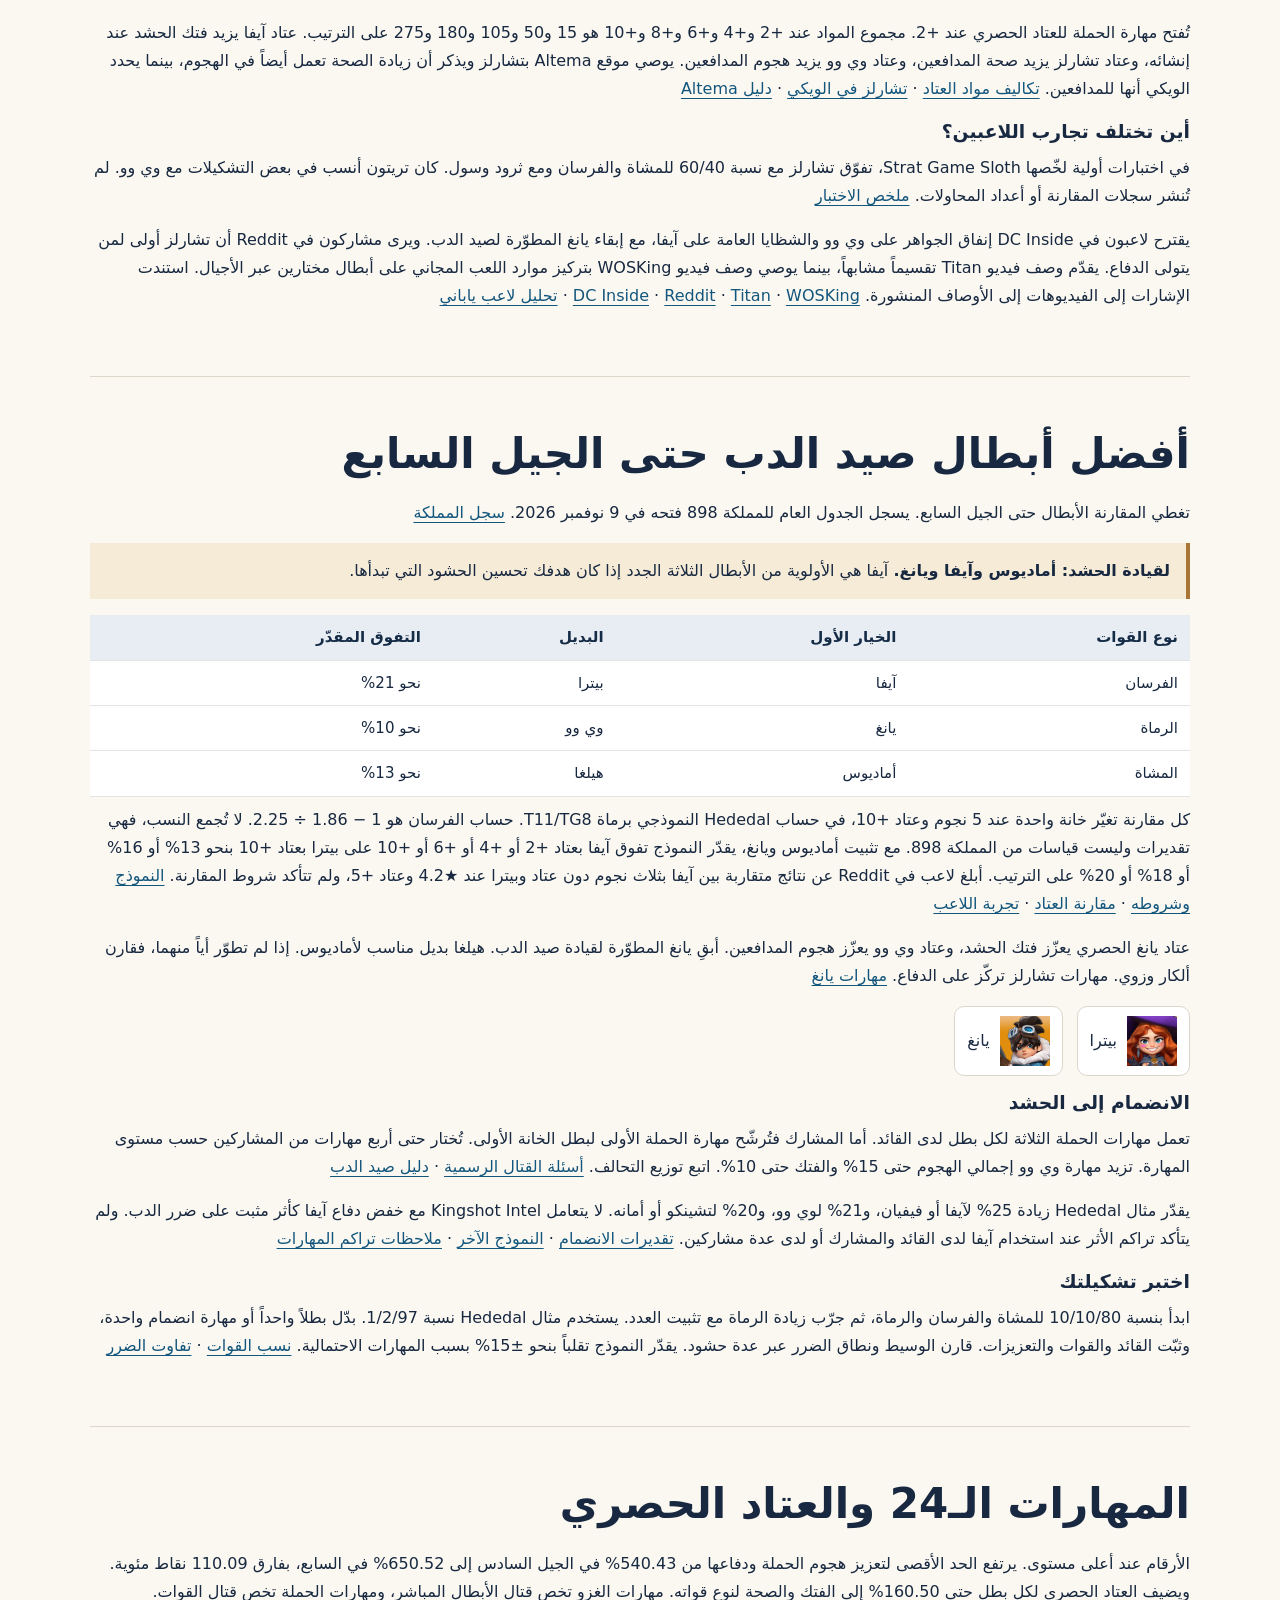
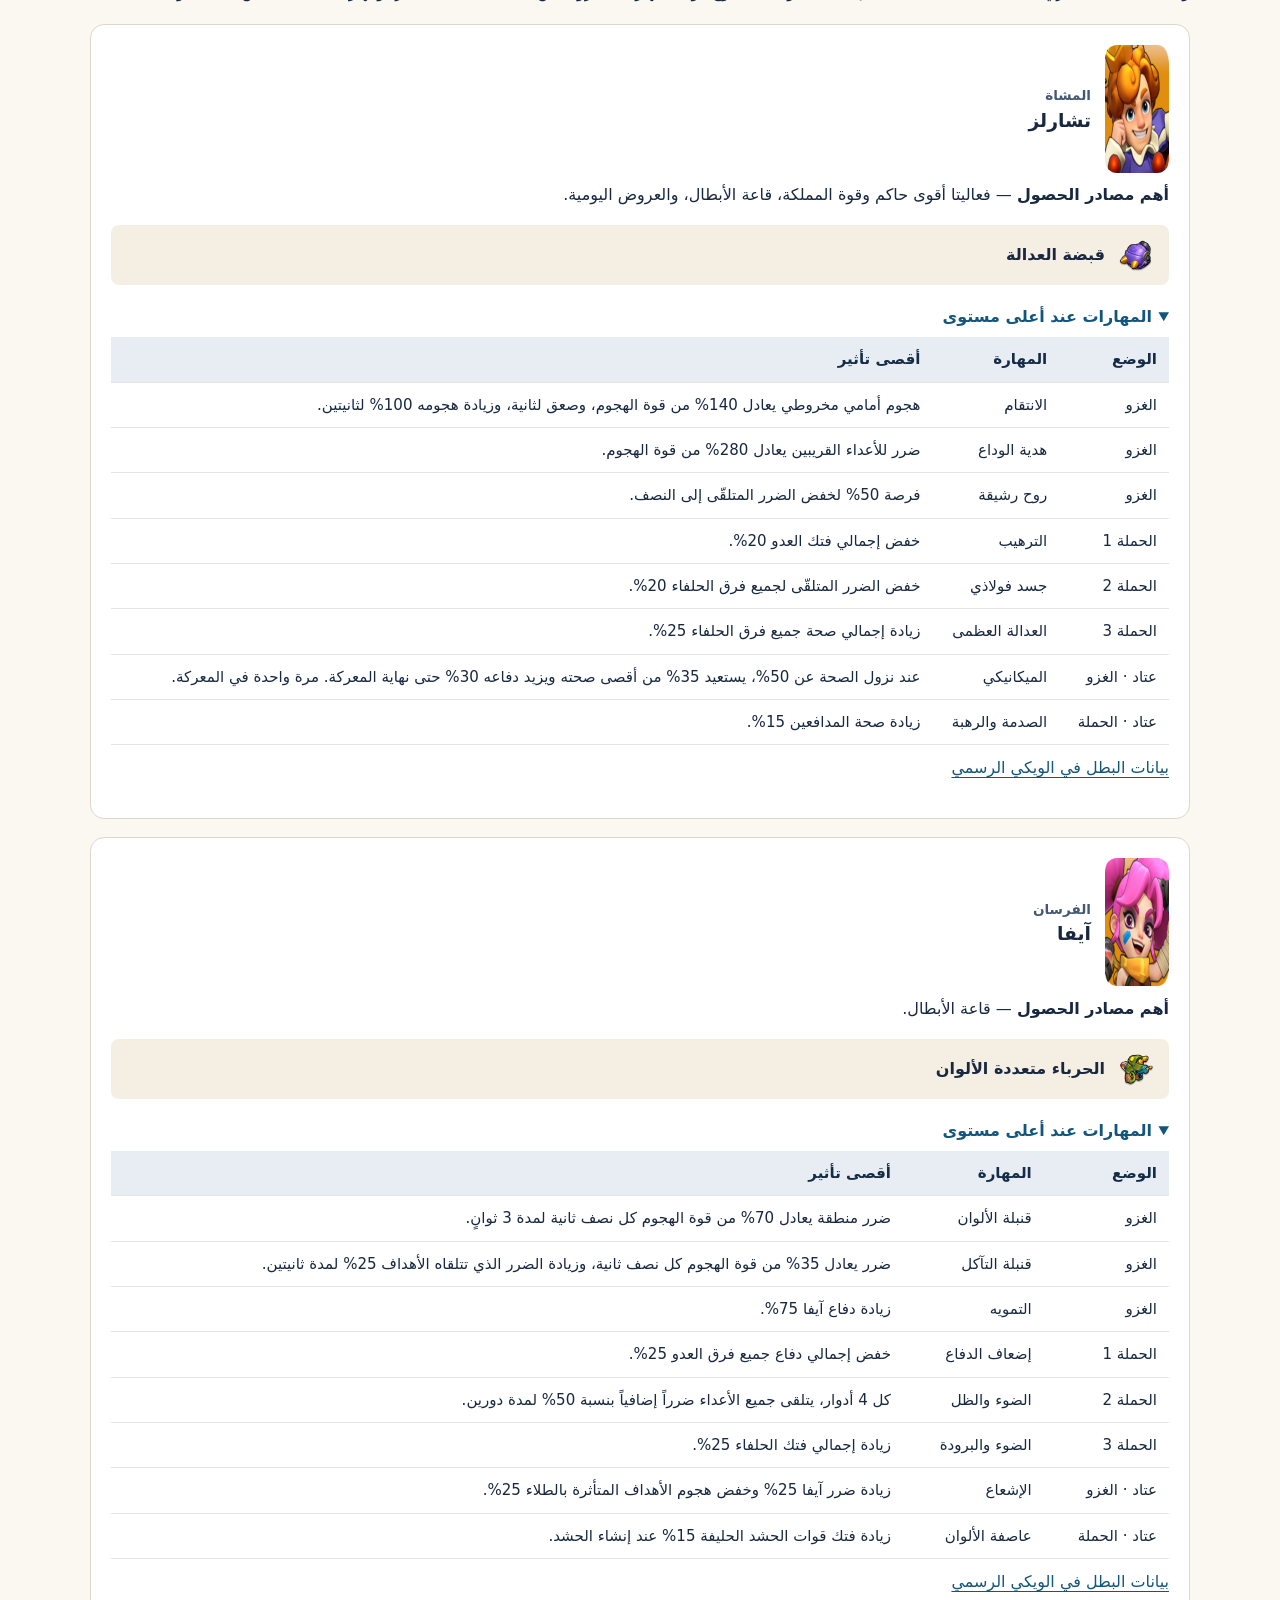
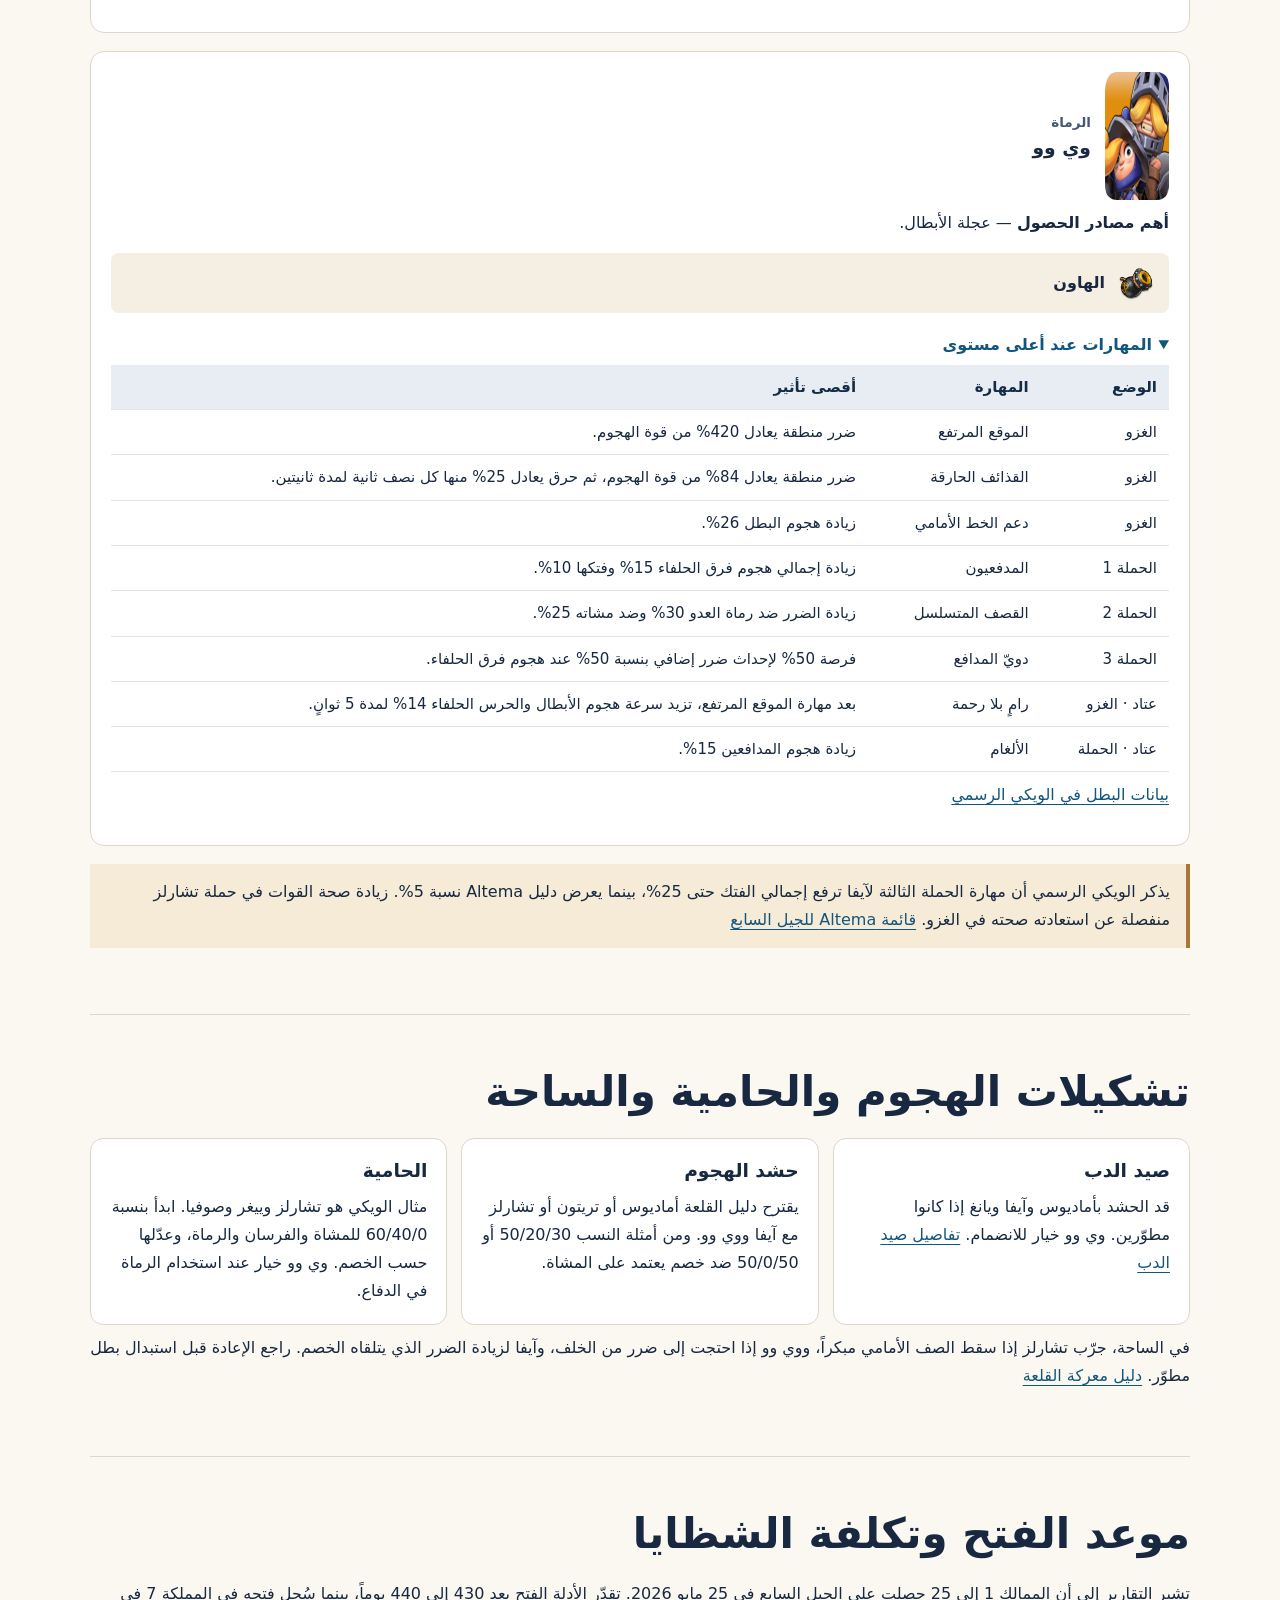
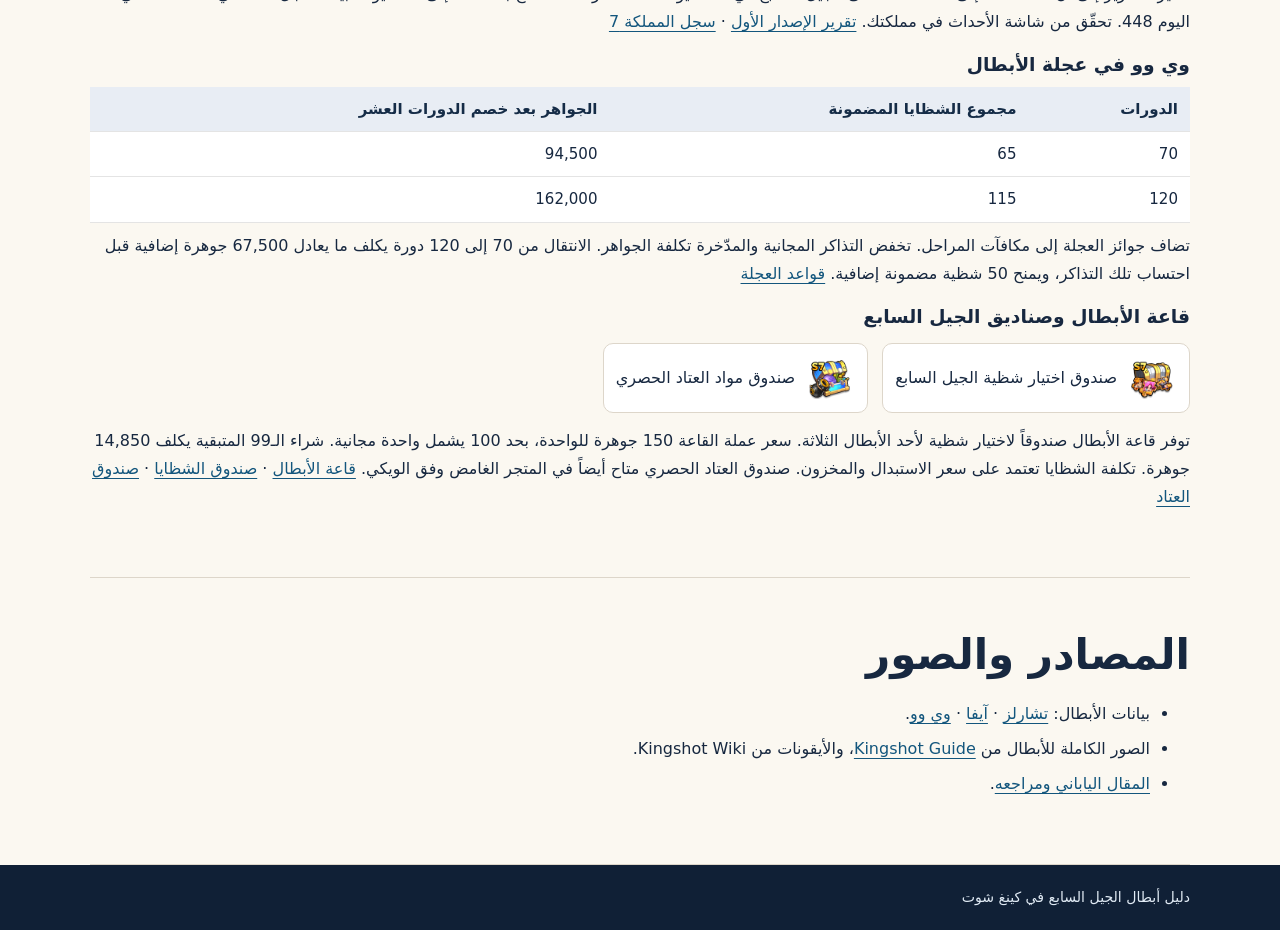
<file: ar/index.html>
<!doctype html><html lang="ar" dir="rtl"><head><meta charset="utf-8"><meta name="viewport" content="width=device-width,initial-scale=1"><title>دليل أبطال الجيل السابع في كينغ شوت</title><meta name="description" content="أولويات تطوير آيفا وتشارلز ووي وو، وتشكيلات صيد الدب، والمهارات وتكاليف التطوير."><link rel="stylesheet" href="../style.css">
<link rel="canonical" href="https://s8933935-ops.github.io/kingshot-gen7-heroes-guide/ar/">
<link rel="alternate" hreflang="ja" href="https://s8933935-ops.github.io/kingshot-gen7-heroes-guide/">
<link rel="alternate" hreflang="en" href="https://s8933935-ops.github.io/kingshot-gen7-heroes-guide/en/">
<link rel="alternate" hreflang="ar" href="https://s8933935-ops.github.io/kingshot-gen7-heroes-guide/ar/">
<link rel="alternate" hreflang="x-default" href="https://s8933935-ops.github.io/kingshot-gen7-heroes-guide/">
</head>
<body><a class="skip" href="#main">انتقل إلى المحتوى</a>
<nav class="language" aria-label="اختر اللغة"><div class="wrap"><a href="../index.html" lang="ja" hreflang="ja" dir="ltr">日本語</a><a href="../en/index.html" lang="en" hreflang="en" dir="ltr">English</a><a href="../ar/index.html" lang="ar" hreflang="ar" dir="rtl" aria-current="page">العربية</a></div></nav>
<header class="mast"><div class="wrap hero"><div><div class="kicker">دليل كينغ شوت</div><h1>أبطال الجيل السابع</h1><p>مَن تطوّر لصيد الدب وحشود الهجوم وقيادة الحامية؟</p><time datetime="2026-11-12">12 نوفمبر 2026</time></div><figure class="art"><div><img src="../assets/guide_charles-full-image.webp" width="573" height="436" alt="تشارلز"><span>تشارلز</span></div><div><img src="../assets/guide_ava-full-image.webp" width="509" height="490" alt="آيفا"><span>آيفا</span></div><div><img src="../assets/guide_wee-woo-full-image.webp" width="530" height="470" alt="وي وو"><span>وي وو</span></div></figure></div></header>
<nav class="toc" aria-label="المحتويات"><div class="wrap"><ul><li><a href="#priority">الخلاصة</a></li><li><a href="#investment">أولويات التطوير</a></li><li><a href="#bear">صيد الدب</a></li><li><a href="#heroes">مهارات الأبطال</a></li><li><a href="#modes">التشكيلات</a></li><li><a href="#unlock">الفتح والتكاليف</a></li><li><a href="#sources">المصادر</a></li></ul></div></nav>
<main id="main" class="wrap">
<section id="priority" class="section"><h2>مَن تطوّر أولاً؟</h2><div class="cards">
<article class="card" style="--accent:#9b6a20"><h3><a href="#weewoo">وي وو</a></h3><p>خيار عجلة الأبطال لمن يلعب مجاناً أو ينفق قليلاً. استهدف 4 نجوم والمستوى 5 لمهارة الحملة الأولى.</p></article>
<article class="card" style="--accent:#b34779"><h3><a href="#ava">آيفا</a></h3><p>أعطها الأولوية في الشظايا العامة ومواد العتاد الحصري إذا كنت تقود حشود الهجوم أو صيد الدب بانتظام.</p></article>
<article class="card" style="--accent:#5973b8"><h3><a href="#charles">تشارلز</a></h3><p>أعطه الأولوية إذا كنت تقود حامية القلعة أو المنشآت. قارنه بتريتون المطوّر قبل الاستبدال.</p></article></div>
<p class="note"><strong>لقيادة حشد الدب: أماديوس وآيفا ويانغ.</strong> عند الانضمام، وي وو خيار مناسب في الخانة الأولى إذا كان ذلك وفق توزيع التحالف. <a href="#bear">مقارنة الضرر</a></p></section>
<section id="investment" class="section"><h2>أولويات التطوير حسب الميزانية</h2><p class="note">خصّص ميزانية مستقلة لكل من الجواهر والشظايا العامة ومواد العتاد الحصري. يمكنك إدارة العجلة لوي وو وتطوير آيفا بالموارد الأخرى.</p>
<div class="scroll" tabindex="0" role="region" aria-label="أولويات التطوير حسب الميزانية"><table><thead><tr><th scope="col">الميزانية</th><th scope="col">الهدف الأول</th><th scope="col">الاستثمار التالي</th></tr></thead><tbody>
<tr><td>اللعب المجاني</td><td>وي وو إلى 4 نجوم والمستوى 5 لمهارة الحملة الأولى</td><td>آيفا إلى 4 نجوم وعتاد +2 إذا كنت تقود حشود الدب ولديك الموارد. أجّل تشارلز ما لم تكن مسؤولاً عن الدفاع.</td></tr>
<tr><td>إنفاق محدود</td><td>استخدم العجلة لوي وو. خصّص الشظايا العامة والعتاد لآيفا إذا كنت تقود الحشود.</td><td>جرّب آيفا عند 4 نجوم وعتاد +2 ثم ارفعه إلى +4 أو +6 إذا كنت تستخدمها كثيراً. ابدأ بتشارلز إذا كنت قائد الحامية.</td></tr>
<tr><td>إنفاق مرتفع للهجوم</td><td>آيفا إلى 5 نجوم وعتاد +10</td><td>وي وو لحشود الهجوم العامة. أبقِ يانغ المطوّرة لصيد الدب، وطوّر تشارلز إذا توليت الدفاع.</td></tr>
<tr><td>إنفاق مرتفع للدفاع</td><td>تشارلز إلى 5 نجوم وعتاد +10</td><td>طوّر وي وو إذا كانت الحامية تضم رماة، أو آيفا إذا كنت تقود الهجمات أيضاً.</td></tr>
</tbody></table></div>
<p>إذا كان لديك ما يكفي من أبطال الانضمام بمهارة من المستوى 5، ولا تحتاج إلى وي وو في الساحة، يمكنك تأجيل النجمة الرابعة. قارن تكلفة النجمة الخامسة مع توفير الجواهر لدييغو، بطل عجلة الجيل الثامن. <a href="https://kingshothandbook.com/guides/generation-7-guide">دليل ميزانية الجيل السابع</a> · <a href="https://kingshotmastery.com/guides/kingshot-gen-8-heroes-guide">دليل الجيل الثامن</a></p>
<h3>متى تتوقف عن التطوير؟</h3><p>التجنيد يحتاج إلى 10 شظايا خاصة بالبطل، ثم 465 إضافية للوصول إلى 4 نجوم. النجمة الخامسة تحتاج إلى 600 شظية أخرى، أي 1,075 من البداية. عند 4 نجوم يمكنك رفع مهارات الحملة إلى المستوى 5، وهي نقطة توقف مناسبة لأبطال الانضمام. النجمة الخامسة أهم لقادة الحشود وأبطال الساحة الأساسيين. <a href="https://kingshotwiki.com/ja/heroes/ava-ja/">جدول الشظايا</a> · <a href="https://kingshotdata.com/database/hero-shards/">تكلفة التجنيد</a></p>
<p>تُفتح مهارة الحملة للعتاد الحصري عند +2. مجموع المواد عند +2 و+4 و+6 و+8 و+10 هو 15 و50 و105 و180 و275 على الترتيب. عتاد آيفا يزيد فتك الحشد عند إنشائه، وعتاد تشارلز يزيد صحة المدافعين، وعتاد وي وو يزيد هجوم المدافعين. يوصي موقع Altema بتشارلز ويذكر أن زيادة الصحة تعمل أيضاً في الهجوم، بينما يحدد الويكي أنها للمدافعين. <a href="https://kingshotworld.com/guides/kingshot-widget-guide-costs-priorities/">تكاليف مواد العتاد</a> · <a href="https://kingshotwiki.com/ja/heroes/charles-ja/">تشارلز في الويكي</a> · <a href="https://altema.jp/kingshot/senyouyuusendo">دليل Altema</a></p>
<h3>أين تختلف تجارب اللاعبين؟</h3><p>في اختبارات أولية لخّصها Strat Game Sloth، تفوّق تشارلز مع نسبة 60/40 للمشاة والفرسان ومع ثرود وسول. كان تريتون أنسب في بعض التشكيلات مع وي وو. لم تُنشر سجلات المقارنة أو أعداد المحاولات. <a href="https://kingshotoptimizer.com/heroes/charles/">ملخص الاختبار</a></p>
<p>يقترح لاعبون في DC Inside إنفاق الجواهر على وي وو والشظايا العامة على آيفا، مع إبقاء يانغ المطوّرة لصيد الدب. ويرى مشاركون في Reddit أن تشارلز أولى لمن يتولى الدفاع. يقدّم وصف فيديو Titan تقسيماً مشابهاً، بينما يوصي وصف فيديو WOSKing بتركيز موارد اللعب المجاني على أبطال مختارين عبر الأجيال. استندت الإشارات إلى الفيديوهات إلى الأوصاف المنشورة. <a href="https://gall.dcinside.com/mgallery/board/view/?id=kingshot&amp;no=15250&amp;page=1">DC Inside</a> · <a href="https://www.reddit.com/r/KingShot/comments/1vlrno4/3200_shards_should_i_max_all_gen_7_heroes_or_wait/">Reddit</a> · <a href="https://www.youtube.com/watch?v=uLa-z9JqA3E">Titan</a> · <a href="https://www.youtube.com/watch?v=e62P9Y-YzMc">WOSKing</a> · <a href="https://note.com/genial_cedum7838/n/ncdca1ca9f9f5">تحليل لاعب ياباني</a></p></section>
<section id="bear" class="section"><h2>أفضل أبطال صيد الدب حتى الجيل السابع</h2><p>تغطي المقارنة الأبطال حتى الجيل السابع. يسجل الجدول العام للمملكة 898 فتحه في 9 نوفمبر 2026. <a href="https://kingshot.net/nexus/898">سجل المملكة</a></p><p class="note"><strong>لقيادة الحشد: أماديوس وآيفا ويانغ.</strong> آيفا هي الأولوية من الأبطال الثلاثة الجدد إذا كان هدفك تحسين الحشود التي تبدأها.</p>
<div class="scroll" tabindex="0" role="region" aria-label="مقارنة قادة صيد الدب"><table><thead><tr><th scope="col">نوع القوات</th><th scope="col">الخيار الأول</th><th scope="col">البديل</th><th scope="col">التفوق المقدّر</th></tr></thead><tbody><tr><td>الفرسان</td><td>آيفا</td><td>بيترا</td><td>نحو 21%</td></tr><tr><td>الرماة</td><td>يانغ</td><td>وي وو</td><td>نحو 10%</td></tr><tr><td>المشاة</td><td>أماديوس</td><td>هيلغا</td><td>نحو 13%</td></tr></tbody></table></div>
<p>كل مقارنة تغيّر خانة واحدة عند 5 نجوم وعتاد +10، في حساب Hededal النموذجي برماة <bdi>T11/TG8</bdi>. حساب الفرسان هو <bdi>2.25 ÷ 1.86 − 1</bdi>. لا تُجمع النسب، فهي تقديرات وليست قياسات من المملكة 898. مع تثبيت أماديوس ويانغ، يقدّر النموذج تفوق آيفا بعتاد +2 أو +4 أو +6 أو +10 على بيترا بعتاد +10 بنحو 13% أو 16% أو 18% أو 20% على الترتيب. أبلغ لاعب في Reddit عن نتائج متقاربة بين آيفا بثلاث نجوم دون عتاد وبيترا عند <bdi>4.2★</bdi> وعتاد +5، ولم تتأكد شروط المقارنة. <a href="https://hededal.com/guides/bear-hunt">النموذج وشروطه</a> · <a href="https://hededal.com/#hero-skills">مقارنة العتاد</a> · <a href="https://www.reddit.com/r/KingShot/comments/1unz2ep/has_anyone_tested_ava_for_bear_trap/">تجربة اللاعب</a></p>
<p>عتاد يانغ الحصري يعزّز فتك الحشد، وعتاد وي وو يعزّز هجوم المدافعين. أبقِ يانغ المطوّرة لقيادة صيد الدب. هيلغا بديل مناسب لأماديوس. إذا لم تطوّر أياً منهما، فقارن ألكار وزوي. مهارات تشارلز تركّز على الدفاع. <a href="https://kingshotwiki.com/heroes/kingshot_wiki_hero_name_50031_kingshot_end/">مهارات يانغ</a></p>
<div class="items"><figure><img src="../assets/petra.png" width="300" height="300" alt="بيترا"><figcaption>بيترا</figcaption></figure><figure><img src="../assets/yang.jpg" width="128" height="128" alt="يانغ"><figcaption>يانغ</figcaption></figure></div>
<h3>الانضمام إلى الحشد</h3><p>تعمل مهارات الحملة الثلاثة لكل بطل لدى القائد. أما المشارك فتُرشّح مهارة الحملة الأولى لبطل الخانة الأولى. تُختار حتى أربع مهارات من المشاركين حسب مستوى المهارة. تزيد مهارة وي وو إجمالي الهجوم حتى 15% والفتك حتى 10%. اتبع توزيع التحالف. <a href="https://centurygames.helpshift.com/hc/en/140-kingshot/faq/9125-combat-faq-1783436100/">أسئلة القتال الرسمية</a> · <a href="https://kingshotwiki.com/beginner-bear-hunt-guide/">دليل صيد الدب</a></p>
<p>يقدّر مثال Hededal زيادة 25% لآيفا أو فيفيان، و21% لوي وو، و20% لتشينكو أو أمانه. لا يتعامل Kingshot Intel مع خفض دفاع آيفا كأثر مثبت على ضرر الدب. ولم يتأكد تراكم الأثر عند استخدام آيفا لدى القائد والمشارك أو لدى عدة مشاركين. <a href="https://hededal.com/guides/bear-hunt">تقديرات الانضمام</a> · <a href="https://kingshotintel.com/guides/kingshot-best-heroes-tier-list">النموذج الآخر</a> · <a href="https://ks-toolkit.com/guides/bear-hunt/">ملاحظات تراكم المهارات</a></p>
<h3>اختبر تشكيلتك</h3><p>ابدأ بنسبة <bdi>10/10/80</bdi> للمشاة والفرسان والرماة، ثم جرّب زيادة الرماة مع تثبيت العدد. يستخدم مثال Hededal نسبة <bdi>1/2/97</bdi>. بدّل بطلاً واحداً أو مهارة انضمام واحدة، وثبّت القائد والقوات والتعزيزات. قارن الوسيط ونطاق الضرر عبر عدة حشود. يقدّر النموذج تقلباً بنحو ±15% بسبب المهارات الاحتمالية. <a href="https://ks-toolkit.com/guides/bear-hunt/">نسب القوات</a> · <a href="https://hededal.com/guides/bear-hunt">تفاوت الضرر</a></p></section>
<section id="heroes" class="section"><h2>المهارات الـ24 والعتاد الحصري</h2><p>الأرقام عند أعلى مستوى. يرتفع الحد الأقصى لتعزيز هجوم الحملة ودفاعها من 540.43% في الجيل السادس إلى 650.52% في السابع، بفارق 110.09 نقاط مئوية. ويضيف العتاد الحصري لكل بطل حتى 160.50% إلى الفتك والصحة لنوع قواته. مهارات الغزو تخص قتال الأبطال المباشر، ومهارات الحملة تخص قتال القوات.</p><p class="scroll-hint">مرّر الجداول أفقياً لعرض بقية الأعمدة.</p>
<article class="profile" id="charles"><div class="profile-top"><img src="../assets/charles_Charles.png" width="128" height="128" alt="تشارلز"><div><div class="role">المشاة</div><h3>تشارلز</h3></div></div><p><strong>أهم مصادر الحصول</strong> — فعاليتا أقوى حاكم وقوة المملكة، قاعة الأبطال، والعروض اليومية.</p><div class="equip"><img src="../assets/charles_equipment_icon_1050032.png" width="128" height="128" alt="قبضة العدالة"><strong>قبضة العدالة</strong></div><details open><summary>المهارات عند أعلى مستوى</summary><div class="scroll" tabindex="0" role="region" aria-label="تشارلز"><table><thead><tr><th scope="col">الوضع</th><th scope="col">المهارة</th><th scope="col">أقصى تأثير</th></tr></thead><tbody><tr><td>الغزو</td><td>الانتقام</td><td>هجوم أمامي مخروطي يعادل 140% من قوة الهجوم، وصعق لثانية، وزيادة هجومه 100% لثانيتين.</td></tr><tr><td>الغزو</td><td>هدية الوداع</td><td>ضرر للأعداء القريبين يعادل 280% من قوة الهجوم.</td></tr><tr><td>الغزو</td><td>روح رشيقة</td><td>فرصة 50% لخفض الضرر المتلقّى إلى النصف.</td></tr><tr><td>الحملة 1</td><td>الترهيب</td><td>خفض إجمالي فتك العدو 20%.</td></tr><tr><td>الحملة 2</td><td>جسد فولاذي</td><td>خفض الضرر المتلقّى لجميع فرق الحلفاء 20%.</td></tr><tr><td>الحملة 3</td><td>العدالة العظمى</td><td>زيادة إجمالي صحة جميع فرق الحلفاء 25%.</td></tr><tr><td>عتاد · الغزو</td><td>الميكانيكي</td><td>عند نزول الصحة عن 50%، يستعيد 35% من أقصى صحته ويزيد دفاعه 30% حتى نهاية المعركة. مرة واحدة في المعركة.</td></tr><tr><td>عتاد · الحملة</td><td>الصدمة والرهبة</td><td>زيادة صحة المدافعين 15%.</td></tr></tbody></table></div></details><p><a href="https://kingshotwiki.com/ja/heroes/charles-ja/">بيانات البطل في الويكي الرسمي</a></p></article>
<article class="profile" id="ava"><div class="profile-top"><img src="../assets/ava_Ava.png" width="128" height="128" alt="آيفا"><div><div class="role">الفرسان</div><h3>آيفا</h3></div></div><p><strong>أهم مصادر الحصول</strong> — قاعة الأبطال.</p><div class="equip"><img src="../assets/ava_equipment_icon_1050015.png" width="128" height="128" alt="الحرباء متعددة الألوان"><strong>الحرباء متعددة الألوان</strong></div><details open><summary>المهارات عند أعلى مستوى</summary><div class="scroll" tabindex="0" role="region" aria-label="آيفا"><table><thead><tr><th scope="col">الوضع</th><th scope="col">المهارة</th><th scope="col">أقصى تأثير</th></tr></thead><tbody><tr><td>الغزو</td><td>قنبلة الألوان</td><td>ضرر منطقة يعادل 70% من قوة الهجوم كل نصف ثانية لمدة 3 ثوانٍ.</td></tr><tr><td>الغزو</td><td>قنبلة التآكل</td><td>ضرر يعادل 35% من قوة الهجوم كل نصف ثانية، وزيادة الضرر الذي تتلقاه الأهداف 25% لمدة ثانيتين.</td></tr><tr><td>الغزو</td><td>التمويه</td><td>زيادة دفاع آيفا 75%.</td></tr><tr><td>الحملة 1</td><td>إضعاف الدفاع</td><td>خفض إجمالي دفاع جميع فرق العدو 25%.</td></tr><tr><td>الحملة 2</td><td>الضوء والظل</td><td>كل 4 أدوار، يتلقى جميع الأعداء ضرراً إضافياً بنسبة 50% لمدة دورين.</td></tr><tr><td>الحملة 3</td><td>الضوء والبرودة</td><td>زيادة إجمالي فتك الحلفاء 25%.</td></tr><tr><td>عتاد · الغزو</td><td>الإشعاع</td><td>زيادة ضرر آيفا 25% وخفض هجوم الأهداف المتأثرة بالطلاء 25%.</td></tr><tr><td>عتاد · الحملة</td><td>عاصفة الألوان</td><td>زيادة فتك قوات الحشد الحليفة 15% عند إنشاء الحشد.</td></tr></tbody></table></div></details><p><a href="https://kingshotwiki.com/ja/heroes/ava-ja/">بيانات البطل في الويكي الرسمي</a></p></article>
<article class="profile" id="weewoo"><div class="profile-top"><img src="../assets/weewoo_WeeWoo.png" width="128" height="128" alt="وي وو"><div><div class="role">الرماة</div><h3>وي وو</h3></div></div><p><strong>أهم مصادر الحصول</strong> — عجلة الأبطال.</p><div class="equip"><img src="../assets/weewoo_equipment_icon_1050033.png" width="128" height="128" alt="الهاون"><strong>الهاون</strong></div><details open><summary>المهارات عند أعلى مستوى</summary><div class="scroll" tabindex="0" role="region" aria-label="وي وو"><table><thead><tr><th scope="col">الوضع</th><th scope="col">المهارة</th><th scope="col">أقصى تأثير</th></tr></thead><tbody><tr><td>الغزو</td><td>الموقع المرتفع</td><td>ضرر منطقة يعادل 420% من قوة الهجوم.</td></tr><tr><td>الغزو</td><td>القذائف الحارقة</td><td>ضرر منطقة يعادل 84% من قوة الهجوم، ثم حرق يعادل 25% منها كل نصف ثانية لمدة ثانيتين.</td></tr><tr><td>الغزو</td><td>دعم الخط الأمامي</td><td>زيادة هجوم البطل 26%.</td></tr><tr><td>الحملة 1</td><td>المدفعيون</td><td>زيادة إجمالي هجوم فرق الحلفاء 15% وفتكها 10%.</td></tr><tr><td>الحملة 2</td><td>القصف المتسلسل</td><td>زيادة الضرر ضد رماة العدو 30% وضد مشاته 25%.</td></tr><tr><td>الحملة 3</td><td>دويّ المدافع</td><td>فرصة 50% لإحداث ضرر إضافي بنسبة 50% عند هجوم فرق الحلفاء.</td></tr><tr><td>عتاد · الغزو</td><td>رامٍ بلا رحمة</td><td>بعد مهارة الموقع المرتفع، تزيد سرعة هجوم الأبطال والحرس الحلفاء 14% لمدة 5 ثوانٍ.</td></tr><tr><td>عتاد · الحملة</td><td>الألغام</td><td>زيادة هجوم المدافعين 15%.</td></tr></tbody></table></div></details><p><a href="https://kingshotwiki.com/ja/heroes/weewoo-ja/">بيانات البطل في الويكي الرسمي</a></p></article>
<p class="note">يذكر الويكي الرسمي أن مهارة الحملة الثالثة لآيفا ترفع إجمالي الفتك حتى 25%، بينما يعرض دليل Altema نسبة 5%. زيادة صحة القوات في حملة تشارلز منفصلة عن استعادته صحته في الغزو. <a href="https://altema.jp/kingshot/dai7sedai">قائمة Altema للجيل السابع</a></p></section>
<section id="modes" class="section"><h2>تشكيلات الهجوم والحامية والساحة</h2><div class="modes"><article class="mode"><h3>صيد الدب</h3><p>قد الحشد بأماديوس وآيفا ويانغ إذا كانوا مطوّرين. وي وو خيار للانضمام. <a href="#bear">تفاصيل صيد الدب</a></p></article><article class="mode"><h3>حشد الهجوم</h3><p>يقترح دليل القلعة أماديوس أو تريتون أو تشارلز مع آيفا ووي وو. ومن أمثلة النسب <bdi>50/20/30</bdi> أو <bdi>50/0/50</bdi> ضد خصم يعتمد على المشاة.</p></article><article class="mode"><h3>الحامية</h3><p>مثال الويكي هو تشارلز وييغر وصوفيا. ابدأ بنسبة <bdi>60/40/0</bdi> للمشاة والفرسان والرماة، وعدّلها حسب الخصم. وي وو خيار عند استخدام الرماة في الدفاع.</p></article></div><p>في الساحة، جرّب تشارلز إذا سقط الصف الأمامي مبكراً، ووي وو إذا احتجت إلى ضرر من الخلف، وآيفا لزيادة الضرر الذي يتلقاه الخصم. راجع الإعادة قبل استبدال بطل مطوّر. <a href="https://kingshotwiki.com/events/castle-battle/">دليل معركة القلعة</a></p></section>
<section id="unlock" class="section"><h2>موعد الفتح وتكلفة الشظايا</h2><p>تشير التقارير إلى أن الممالك 1 إلى 25 حصلت على الجيل السابع في 25 مايو 2026. تقدّر الأدلة الفتح بعد 430 إلى 440 يوماً، بينما سُجل فتحه في المملكة 7 في اليوم 448. تحقّق من شاشة الأحداث في مملكتك. <a href="https://kingshotworld.com/guides/kingshot-gen-7-heroes-ava-charles-and-wee-woo/">تقرير الإصدار الأول</a> · <a href="https://kingshotveterans.com/kingdoms/7">سجل المملكة 7</a></p>
<h3>وي وو في عجلة الأبطال</h3><div class="scroll" tabindex="0" role="region" aria-label="تكاليف عجلة الأبطال"><table><thead><tr><th scope="col">الدورات</th><th scope="col">مجموع الشظايا المضمونة</th><th scope="col">الجواهر بعد خصم الدورات العشر</th></tr></thead><tbody><tr><td>70</td><td>65</td><td>94,500</td></tr><tr><td>120</td><td>115</td><td>162,000</td></tr></tbody></table></div><p>تضاف جوائز العجلة إلى مكافآت المراحل. تخفض التذاكر المجانية والمدّخرة تكلفة الجواهر. الانتقال من 70 إلى 120 دورة يكلف ما يعادل 67,500 جوهرة إضافية قبل احتساب تلك التذاكر، ويمنح 50 شظية مضمونة إضافية. <a href="https://kingshotwiki.com/events/roulette-hero/">قواعد العجلة</a></p>
<h3>قاعة الأبطال وصناديق الجيل السابع</h3><div class="items"><figure><img src="../assets/item_icon_501020.png" width="128" height="128" alt="صندوق اختيار شظية الجيل السابع"><figcaption>صندوق اختيار شظية الجيل السابع</figcaption></figure><figure><img src="../assets/item_icon_501019.png" width="128" height="128" alt="صندوق مواد العتاد الحصري"><figcaption>صندوق مواد العتاد الحصري</figcaption></figure></div><p>توفر قاعة الأبطال صندوقاً لاختيار شظية لأحد الأبطال الثلاثة. سعر عملة القاعة 150 جوهرة للواحدة، بحد 100 يشمل واحدة مجانية. شراء الـ99 المتبقية يكلف 14,850 جوهرة. تكلفة الشظايا تعتمد على سعر الاستبدال والمخزون. صندوق العتاد الحصري متاح أيضاً في المتجر الغامض وفق الويكي. <a href="https://kingshotwiki.com/events/hall-of-heroes/">قاعة الأبطال</a> · <a href="https://kingshotwiki.com/items/kingshot_wiki_item_name_501020_kingshot_end/">صندوق الشظايا</a> · <a href="https://kingshotwiki.com/items/kingshot_wiki_item_name_501019_kingshot_end/">صندوق العتاد</a></p></section>
<section id="sources" class="section sources"><h2>المصادر والصور</h2><ul><li>بيانات الأبطال: <a href="https://kingshotwiki.com/ja/heroes/charles-ja/">تشارلز</a> · <a href="https://kingshotwiki.com/ja/heroes/ava-ja/">آيفا</a> · <a href="https://kingshotwiki.com/ja/heroes/weewoo-ja/">وي وو</a>.</li><li>الصور الكاملة للأبطال من <a href="https://www.kingshotguide.com/heroes/generation-7-heroes">Kingshot Guide</a>، والأيقونات من Kingshot Wiki.</li><li><a href="../index.html#sources">المقال الياباني ومراجعه</a>.</li></ul></section>
</main><footer><div class="wrap">دليل أبطال الجيل السابع في كينغ شوت</div></footer></body></html>
</file>
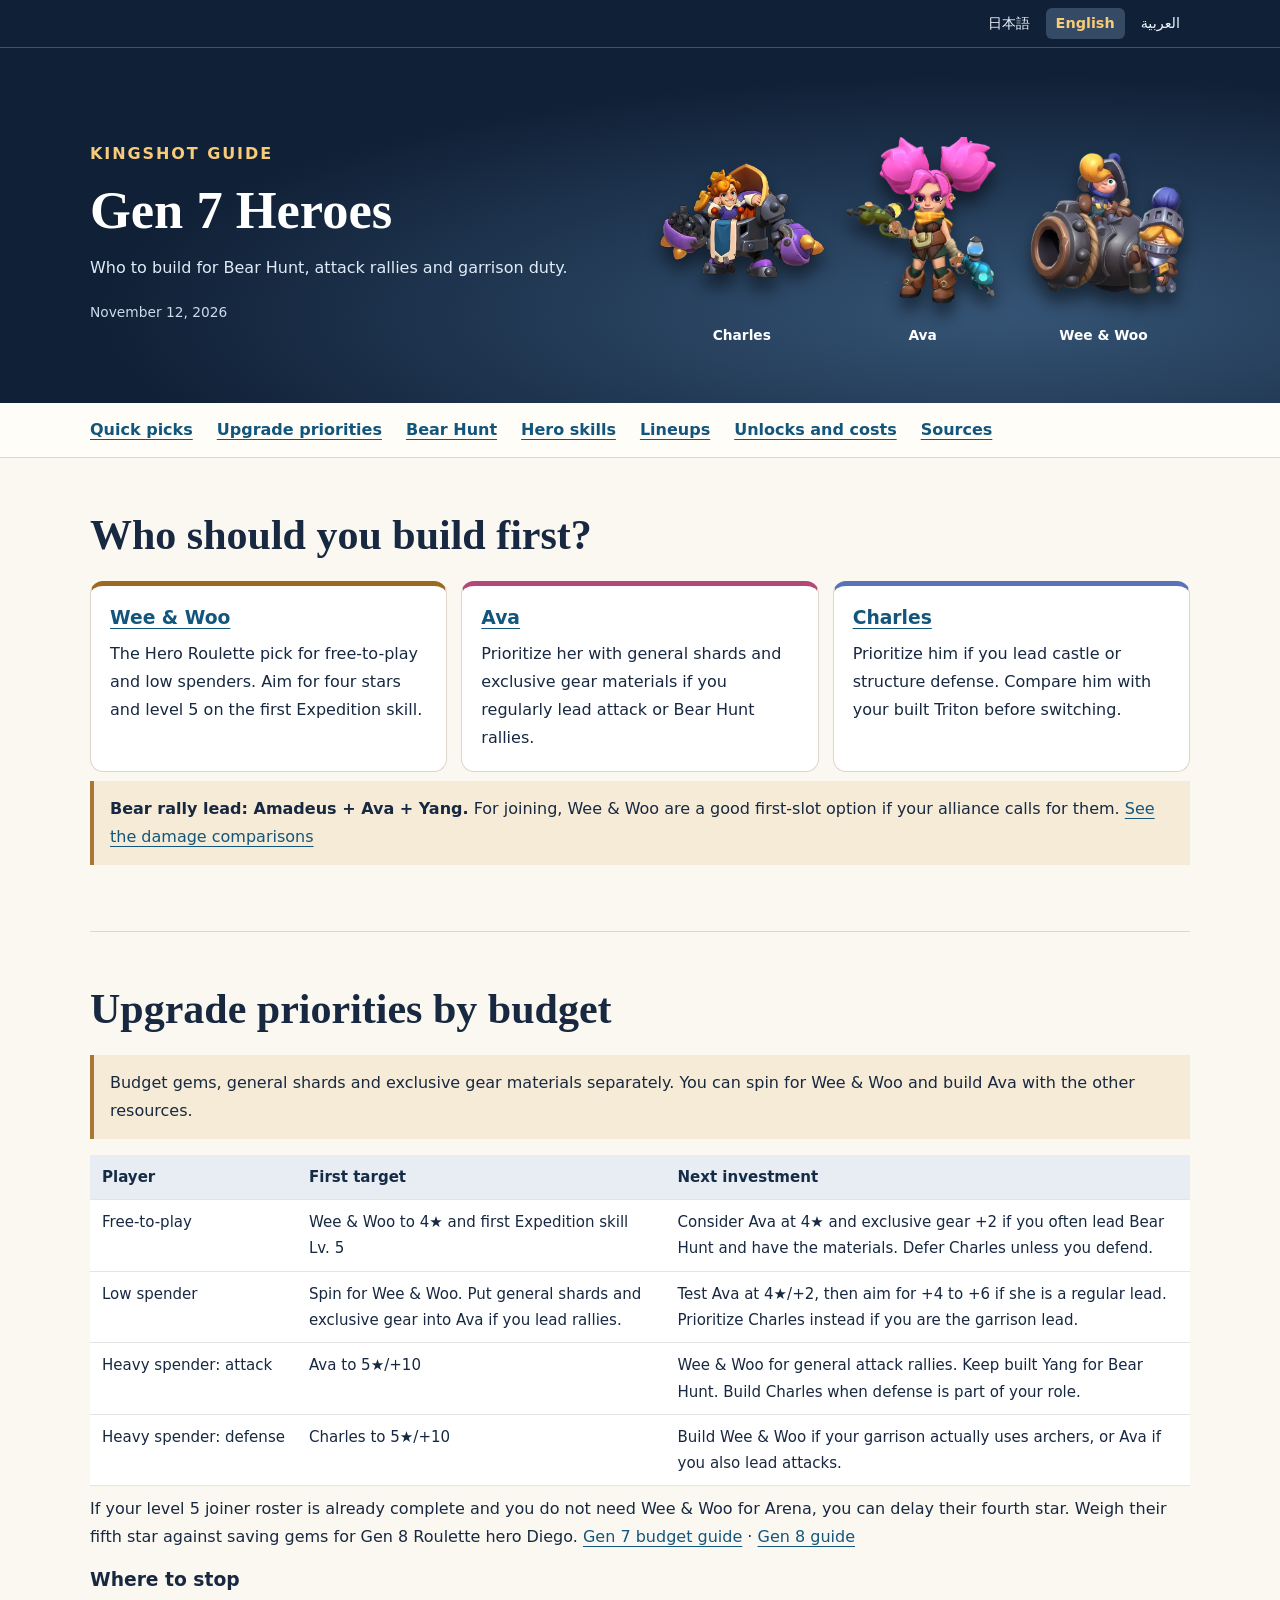
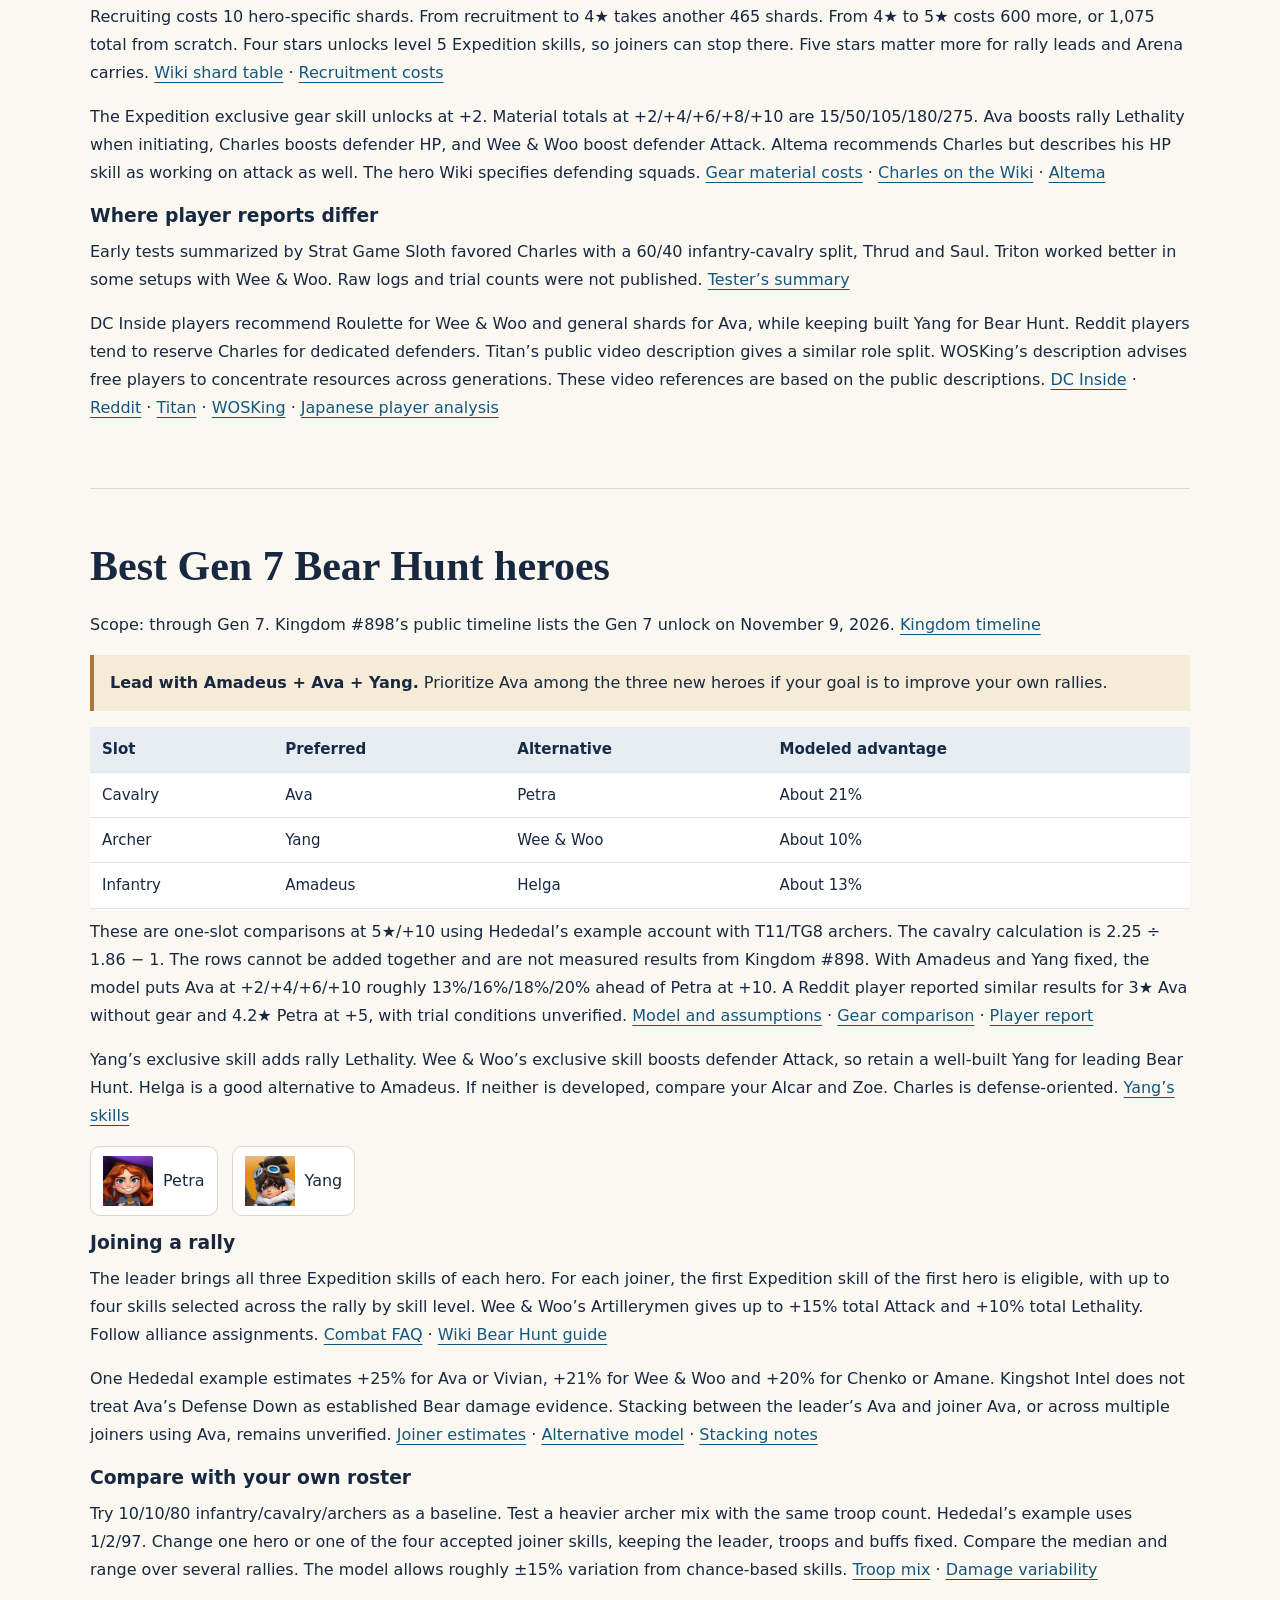
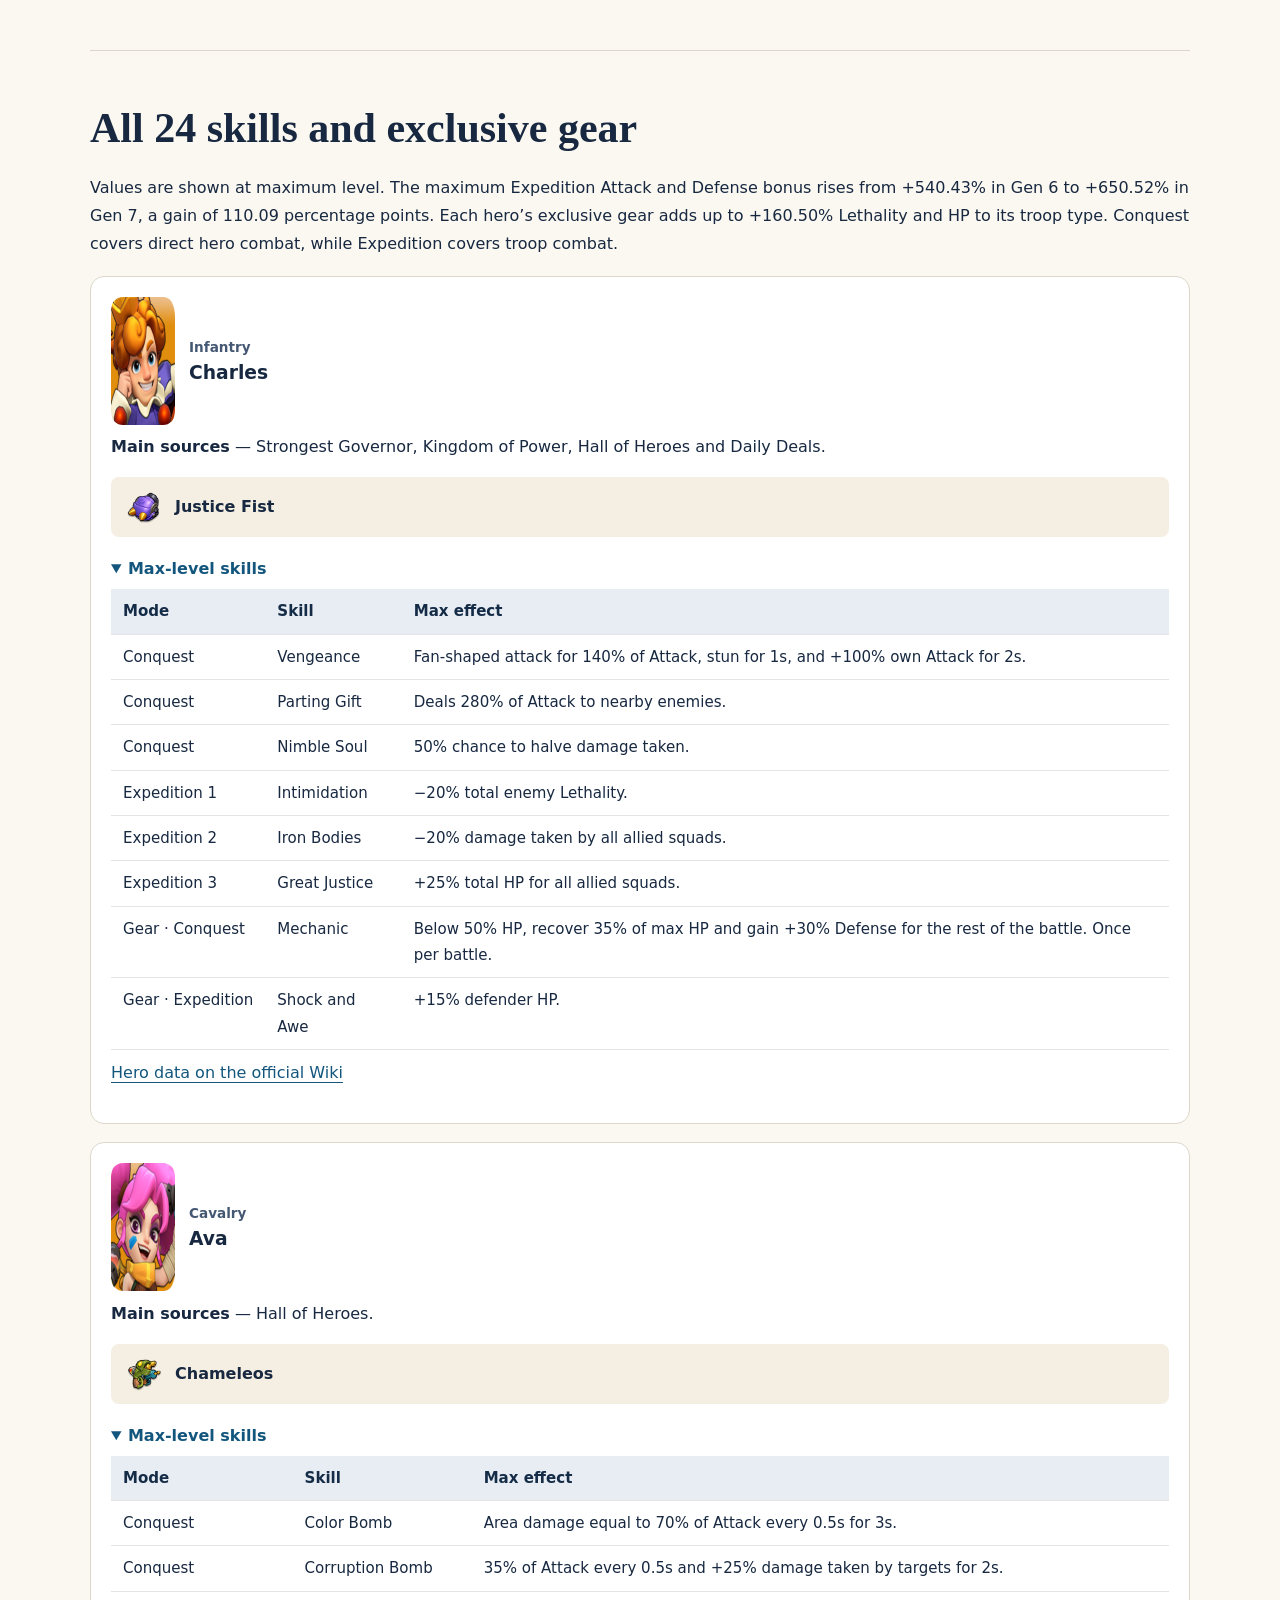
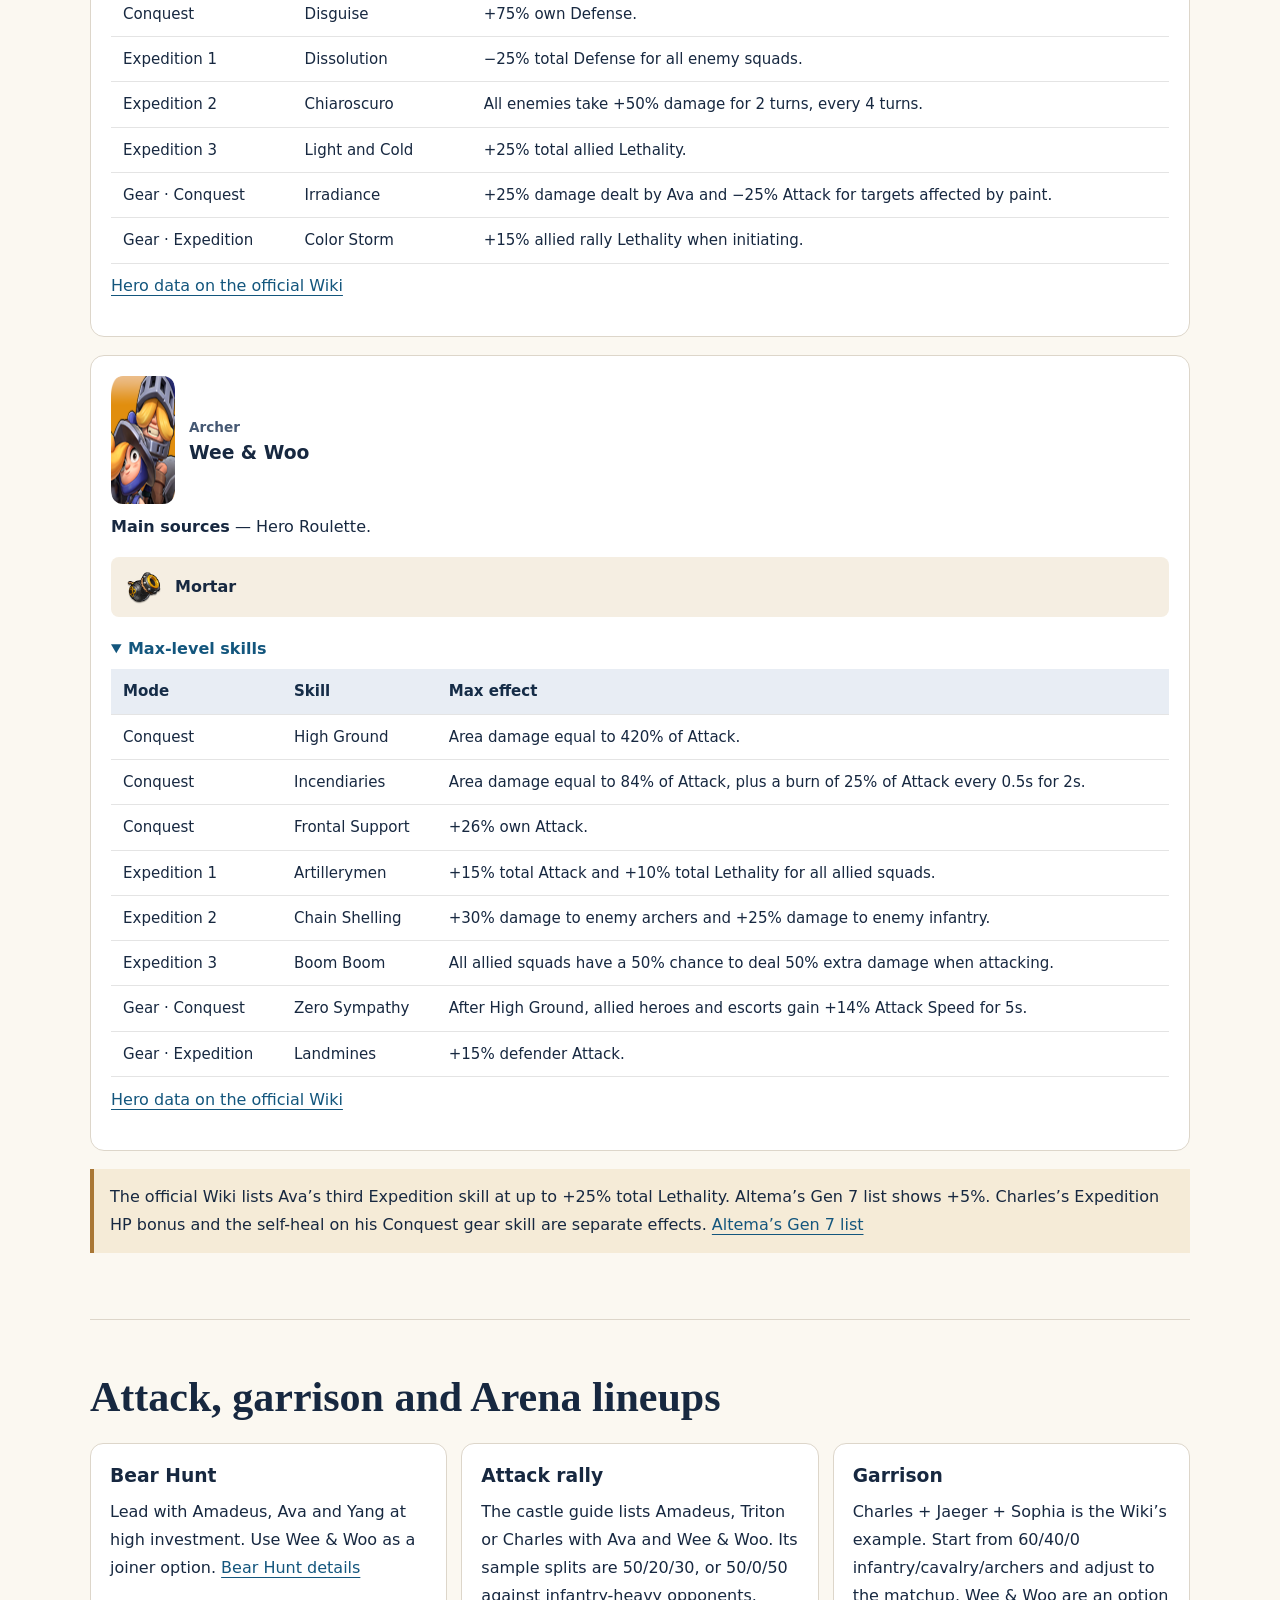
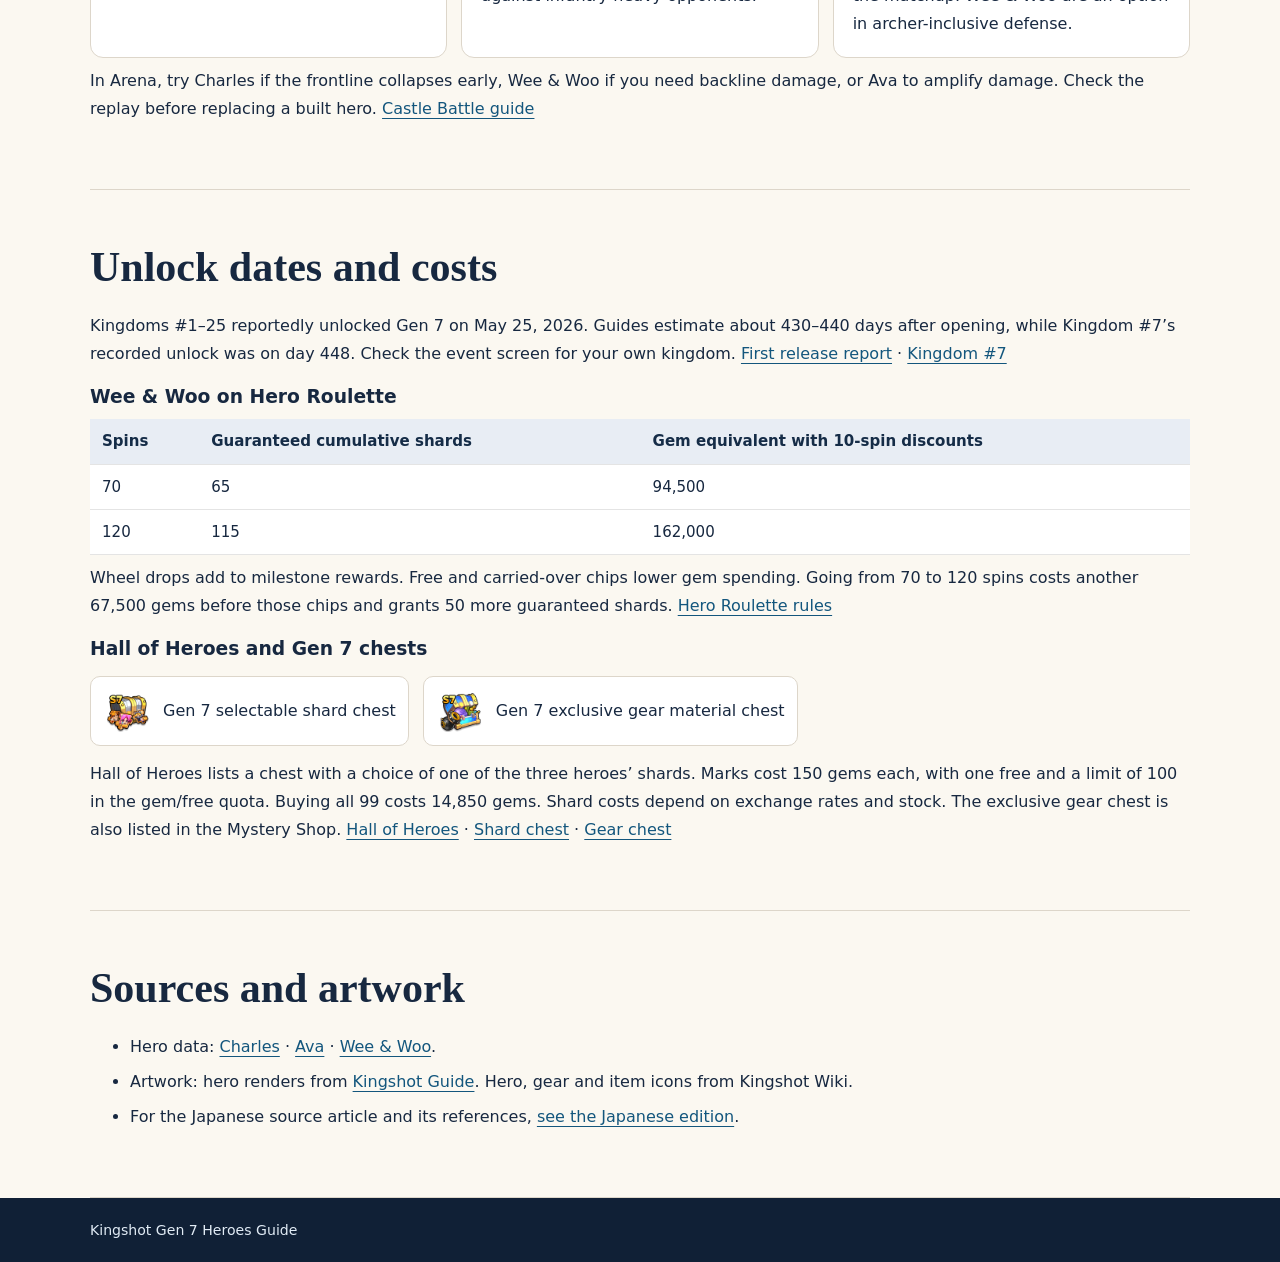
<file: en/index.html>
<!doctype html><html lang="en"><head><meta charset="utf-8"><meta name="viewport" content="width=device-width,initial-scale=1"><title>Kingshot Gen 7 Heroes Guide</title><meta name="description" content="Gen 7 hero priorities, Bear Hunt lineups, max-level skills and upgrade costs for Ava, Charles and Wee &amp; Woo."><link rel="stylesheet" href="../style.css">
<link rel="canonical" href="https://s8933935-ops.github.io/kingshot-gen7-heroes-guide/en/">
<link rel="alternate" hreflang="ja" href="https://s8933935-ops.github.io/kingshot-gen7-heroes-guide/">
<link rel="alternate" hreflang="en" href="https://s8933935-ops.github.io/kingshot-gen7-heroes-guide/en/">
<link rel="alternate" hreflang="ar" href="https://s8933935-ops.github.io/kingshot-gen7-heroes-guide/ar/">
<link rel="alternate" hreflang="x-default" href="https://s8933935-ops.github.io/kingshot-gen7-heroes-guide/">
</head>
<body><a class="skip" href="#main">Skip to content</a>
<nav class="language" aria-label="Choose language"><div class="wrap"><a href="../index.html" lang="ja" hreflang="ja" dir="ltr">日本語</a><a href="../en/index.html" lang="en" hreflang="en" dir="ltr" aria-current="page">English</a><a href="../ar/index.html" lang="ar" hreflang="ar" dir="rtl">العربية</a></div></nav>
<header class="mast"><div class="wrap hero"><div><div class="kicker">KINGSHOT GUIDE</div><h1>Gen 7 Heroes</h1><p>Who to build for Bear Hunt, attack rallies and garrison duty.</p><time datetime="2026-11-12">November 12, 2026</time></div><figure class="art"><div><img src="../assets/guide_charles-full-image.webp" width="573" height="436" alt="Charles"><span>Charles</span></div><div><img src="../assets/guide_ava-full-image.webp" width="509" height="490" alt="Ava"><span>Ava</span></div><div><img src="../assets/guide_wee-woo-full-image.webp" width="530" height="470" alt="Wee and Woo"><span>Wee &amp; Woo</span></div></figure></div></header>
<nav class="toc" aria-label="Contents"><div class="wrap"><ul><li><a href="#priority">Quick picks</a></li><li><a href="#investment">Upgrade priorities</a></li><li><a href="#bear">Bear Hunt</a></li><li><a href="#heroes">Hero skills</a></li><li><a href="#modes">Lineups</a></li><li><a href="#unlock">Unlocks and costs</a></li><li><a href="#sources">Sources</a></li></ul></div></nav>
<main id="main" class="wrap">
<section id="priority" class="section"><h2>Who should you build first?</h2><div class="cards">
<article class="card" style="--accent:#9b6a20"><h3><a href="#weewoo">Wee &amp; Woo</a></h3><p>The Hero Roulette pick for free-to-play and low spenders. Aim for four stars and level 5 on the first Expedition skill.</p></article>
<article class="card" style="--accent:#b34779"><h3><a href="#ava">Ava</a></h3><p>Prioritize her with general shards and exclusive gear materials if you regularly lead attack or Bear Hunt rallies.</p></article>
<article class="card" style="--accent:#5973b8"><h3><a href="#charles">Charles</a></h3><p>Prioritize him if you lead castle or structure defense. Compare him with your built Triton before switching.</p></article></div>
<p class="note"><strong>Bear rally lead: Amadeus + Ava + Yang.</strong> For joining, Wee &amp; Woo are a good first-slot option if your alliance calls for them. <a href="#bear">See the damage comparisons</a></p></section>
<section id="investment" class="section"><h2>Upgrade priorities by budget</h2><p class="note">Budget gems, general shards and exclusive gear materials separately. You can spin for Wee &amp; Woo and build Ava with the other resources.</p>
<div class="scroll" tabindex="0" role="region" aria-label="Upgrade priorities by budget"><table><thead><tr><th scope="col">Player</th><th scope="col">First target</th><th scope="col">Next investment</th></tr></thead><tbody>
<tr><td>Free-to-play</td><td>Wee &amp; Woo to 4★ and first Expedition skill Lv. 5</td><td>Consider Ava at 4★ and exclusive gear +2 if you often lead Bear Hunt and have the materials. Defer Charles unless you defend.</td></tr>
<tr><td>Low spender</td><td>Spin for Wee &amp; Woo. Put general shards and exclusive gear into Ava if you lead rallies.</td><td>Test Ava at 4★/+2, then aim for +4 to +6 if she is a regular lead. Prioritize Charles instead if you are the garrison lead.</td></tr>
<tr><td>Heavy spender: attack</td><td>Ava to 5★/+10</td><td>Wee &amp; Woo for general attack rallies. Keep built Yang for Bear Hunt. Build Charles when defense is part of your role.</td></tr>
<tr><td>Heavy spender: defense</td><td>Charles to 5★/+10</td><td>Build Wee &amp; Woo if your garrison actually uses archers, or Ava if you also lead attacks.</td></tr>
</tbody></table></div>
<p>If your level 5 joiner roster is already complete and you do not need Wee &amp; Woo for Arena, you can delay their fourth star. Weigh their fifth star against saving gems for Gen 8 Roulette hero Diego. <a href="https://kingshothandbook.com/guides/generation-7-guide">Gen 7 budget guide</a> · <a href="https://kingshotmastery.com/guides/kingshot-gen-8-heroes-guide">Gen 8 guide</a></p>
<h3>Where to stop</h3><p>Recruiting costs 10 hero-specific shards. From recruitment to 4★ takes another 465 shards. From 4★ to 5★ costs 600 more, or 1,075 total from scratch. Four stars unlocks level 5 Expedition skills, so joiners can stop there. Five stars matter more for rally leads and Arena carries. <a href="https://kingshotwiki.com/ja/heroes/ava-ja/">Wiki shard table</a> · <a href="https://kingshotdata.com/database/hero-shards/">Recruitment costs</a></p>
<p>The Expedition exclusive gear skill unlocks at +2. Material totals at +2/+4/+6/+8/+10 are 15/50/105/180/275. Ava boosts rally Lethality when initiating, Charles boosts defender HP, and Wee &amp; Woo boost defender Attack. Altema recommends Charles but describes his HP skill as working on attack as well. The hero Wiki specifies defending squads. <a href="https://kingshotworld.com/guides/kingshot-widget-guide-costs-priorities/">Gear material costs</a> · <a href="https://kingshotwiki.com/ja/heroes/charles-ja/">Charles on the Wiki</a> · <a href="https://altema.jp/kingshot/senyouyuusendo">Altema</a></p>
<h3>Where player reports differ</h3><p>Early tests summarized by Strat Game Sloth favored Charles with a 60/40 infantry-cavalry split, Thrud and Saul. Triton worked better in some setups with Wee &amp; Woo. Raw logs and trial counts were not published. <a href="https://kingshotoptimizer.com/heroes/charles/">Tester’s summary</a></p>
<p>DC Inside players recommend Roulette for Wee &amp; Woo and general shards for Ava, while keeping built Yang for Bear Hunt. Reddit players tend to reserve Charles for dedicated defenders. Titan’s public video description gives a similar role split. WOSKing’s description advises free players to concentrate resources across generations. These video references are based on the public descriptions. <a href="https://gall.dcinside.com/mgallery/board/view/?id=kingshot&amp;no=15250&amp;page=1">DC Inside</a> · <a href="https://www.reddit.com/r/KingShot/comments/1vlrno4/3200_shards_should_i_max_all_gen_7_heroes_or_wait/">Reddit</a> · <a href="https://www.youtube.com/watch?v=uLa-z9JqA3E">Titan</a> · <a href="https://www.youtube.com/watch?v=e62P9Y-YzMc">WOSKing</a> · <a href="https://note.com/genial_cedum7838/n/ncdca1ca9f9f5">Japanese player analysis</a></p></section>
<section id="bear" class="section"><h2>Best Gen 7 Bear Hunt heroes</h2><p>Scope: through Gen 7. Kingdom #898’s public timeline lists the Gen 7 unlock on November 9, 2026. <a href="https://kingshot.net/nexus/898">Kingdom timeline</a></p><p class="note"><strong>Lead with Amadeus + Ava + Yang.</strong> Prioritize Ava among the three new heroes if your goal is to improve your own rallies.</p>
<div class="scroll" tabindex="0" role="region" aria-label="Bear Hunt leader comparison"><table><thead><tr><th scope="col">Slot</th><th scope="col">Preferred</th><th scope="col">Alternative</th><th scope="col">Modeled advantage</th></tr></thead><tbody><tr><td>Cavalry</td><td>Ava</td><td>Petra</td><td>About 21%</td></tr><tr><td>Archer</td><td>Yang</td><td>Wee &amp; Woo</td><td>About 10%</td></tr><tr><td>Infantry</td><td>Amadeus</td><td>Helga</td><td>About 13%</td></tr></tbody></table></div>
<p>These are one-slot comparisons at 5★/+10 using Hededal’s example account with T11/TG8 archers. The cavalry calculation is 2.25 ÷ 1.86 − 1. The rows cannot be added together and are not measured results from Kingdom #898. With Amadeus and Yang fixed, the model puts Ava at +2/+4/+6/+10 roughly 13%/16%/18%/20% ahead of Petra at +10. A Reddit player reported similar results for 3★ Ava without gear and 4.2★ Petra at +5, with trial conditions unverified. <a href="https://hededal.com/guides/bear-hunt">Model and assumptions</a> · <a href="https://hededal.com/#hero-skills">Gear comparison</a> · <a href="https://www.reddit.com/r/KingShot/comments/1unz2ep/has_anyone_tested_ava_for_bear_trap/">Player report</a></p>
<p>Yang’s exclusive skill adds rally Lethality. Wee &amp; Woo’s exclusive skill boosts defender Attack, so retain a well-built Yang for leading Bear Hunt. Helga is a good alternative to Amadeus. If neither is developed, compare your Alcar and Zoe. Charles is defense-oriented. <a href="https://kingshotwiki.com/heroes/kingshot_wiki_hero_name_50031_kingshot_end/">Yang’s skills</a></p>
<div class="items"><figure><img src="../assets/petra.png" width="300" height="300" alt="Petra"><figcaption>Petra</figcaption></figure><figure><img src="../assets/yang.jpg" width="128" height="128" alt="Yang"><figcaption>Yang</figcaption></figure></div>
<h3>Joining a rally</h3><p>The leader brings all three Expedition skills of each hero. For each joiner, the first Expedition skill of the first hero is eligible, with up to four skills selected across the rally by skill level. Wee &amp; Woo’s Artillerymen gives up to +15% total Attack and +10% total Lethality. Follow alliance assignments. <a href="https://centurygames.helpshift.com/hc/en/140-kingshot/faq/9125-combat-faq-1783436100/">Combat FAQ</a> · <a href="https://kingshotwiki.com/beginner-bear-hunt-guide/">Wiki Bear Hunt guide</a></p>
<p>One Hededal example estimates +25% for Ava or Vivian, +21% for Wee &amp; Woo and +20% for Chenko or Amane. Kingshot Intel does not treat Ava’s Defense Down as established Bear damage evidence. Stacking between the leader’s Ava and joiner Ava, or across multiple joiners using Ava, remains unverified. <a href="https://hededal.com/guides/bear-hunt">Joiner estimates</a> · <a href="https://kingshotintel.com/guides/kingshot-best-heroes-tier-list">Alternative model</a> · <a href="https://ks-toolkit.com/guides/bear-hunt/">Stacking notes</a></p>
<h3>Compare with your own roster</h3><p>Try 10/10/80 infantry/cavalry/archers as a baseline. Test a heavier archer mix with the same troop count. Hededal’s example uses 1/2/97. Change one hero or one of the four accepted joiner skills, keeping the leader, troops and buffs fixed. Compare the median and range over several rallies. The model allows roughly ±15% variation from chance-based skills. <a href="https://ks-toolkit.com/guides/bear-hunt/">Troop mix</a> · <a href="https://hededal.com/guides/bear-hunt">Damage variability</a></p></section>
<section id="heroes" class="section"><h2>All 24 skills and exclusive gear</h2><p>Values are shown at maximum level. The maximum Expedition Attack and Defense bonus rises from +540.43% in Gen 6 to +650.52% in Gen 7, a gain of 110.09 percentage points. Each hero’s exclusive gear adds up to +160.50% Lethality and HP to its troop type. Conquest covers direct hero combat, while Expedition covers troop combat.</p><p class="scroll-hint">Scroll tables horizontally.</p>
<article class="profile" id="charles"><div class="profile-top"><img src="../assets/charles_Charles.png" width="128" height="128" alt="Charles"><div><div class="role">Infantry</div><h3>Charles</h3></div></div><p><strong>Main sources</strong> — Strongest Governor, Kingdom of Power, Hall of Heroes and Daily Deals.</p><div class="equip"><img src="../assets/charles_equipment_icon_1050032.png" width="128" height="128" alt="Justice Fist"><strong>Justice Fist</strong></div><details open><summary>Max-level skills</summary><div class="scroll" tabindex="0" role="region" aria-label="Charles"><table><thead><tr><th scope="col">Mode</th><th scope="col">Skill</th><th scope="col">Max effect</th></tr></thead><tbody><tr><td>Conquest</td><td>Vengeance</td><td>Fan-shaped attack for 140% of Attack, stun for 1s, and +100% own Attack for 2s.</td></tr><tr><td>Conquest</td><td>Parting Gift</td><td>Deals 280% of Attack to nearby enemies.</td></tr><tr><td>Conquest</td><td>Nimble Soul</td><td>50% chance to halve damage taken.</td></tr><tr><td>Expedition 1</td><td>Intimidation</td><td>−20% total enemy Lethality.</td></tr><tr><td>Expedition 2</td><td>Iron Bodies</td><td>−20% damage taken by all allied squads.</td></tr><tr><td>Expedition 3</td><td>Great Justice</td><td>+25% total HP for all allied squads.</td></tr><tr><td>Gear · Conquest</td><td>Mechanic</td><td>Below 50% HP, recover 35% of max HP and gain +30% Defense for the rest of the battle. Once per battle.</td></tr><tr><td>Gear · Expedition</td><td>Shock and Awe</td><td>+15% defender HP.</td></tr></tbody></table></div></details><p><a href="https://kingshotwiki.com/ja/heroes/charles-ja/">Hero data on the official Wiki</a></p></article>
<article class="profile" id="ava"><div class="profile-top"><img src="../assets/ava_Ava.png" width="128" height="128" alt="Ava"><div><div class="role">Cavalry</div><h3>Ava</h3></div></div><p><strong>Main sources</strong> — Hall of Heroes.</p><div class="equip"><img src="../assets/ava_equipment_icon_1050015.png" width="128" height="128" alt="Chameleos"><strong>Chameleos</strong></div><details open><summary>Max-level skills</summary><div class="scroll" tabindex="0" role="region" aria-label="Ava"><table><thead><tr><th scope="col">Mode</th><th scope="col">Skill</th><th scope="col">Max effect</th></tr></thead><tbody><tr><td>Conquest</td><td>Color Bomb</td><td>Area damage equal to 70% of Attack every 0.5s for 3s.</td></tr><tr><td>Conquest</td><td>Corruption Bomb</td><td>35% of Attack every 0.5s and +25% damage taken by targets for 2s.</td></tr><tr><td>Conquest</td><td>Disguise</td><td>+75% own Defense.</td></tr><tr><td>Expedition 1</td><td>Dissolution</td><td>−25% total Defense for all enemy squads.</td></tr><tr><td>Expedition 2</td><td>Chiaroscuro</td><td>All enemies take +50% damage for 2 turns, every 4 turns.</td></tr><tr><td>Expedition 3</td><td>Light and Cold</td><td>+25% total allied Lethality.</td></tr><tr><td>Gear · Conquest</td><td>Irradiance</td><td>+25% damage dealt by Ava and −25% Attack for targets affected by paint.</td></tr><tr><td>Gear · Expedition</td><td>Color Storm</td><td>+15% allied rally Lethality when initiating.</td></tr></tbody></table></div></details><p><a href="https://kingshotwiki.com/ja/heroes/ava-ja/">Hero data on the official Wiki</a></p></article>
<article class="profile" id="weewoo"><div class="profile-top"><img src="../assets/weewoo_WeeWoo.png" width="128" height="128" alt="Wee &amp; Woo"><div><div class="role">Archer</div><h3>Wee &amp; Woo</h3></div></div><p><strong>Main sources</strong> — Hero Roulette.</p><div class="equip"><img src="../assets/weewoo_equipment_icon_1050033.png" width="128" height="128" alt="Mortar"><strong>Mortar</strong></div><details open><summary>Max-level skills</summary><div class="scroll" tabindex="0" role="region" aria-label="Wee &amp; Woo"><table><thead><tr><th scope="col">Mode</th><th scope="col">Skill</th><th scope="col">Max effect</th></tr></thead><tbody><tr><td>Conquest</td><td>High Ground</td><td>Area damage equal to 420% of Attack.</td></tr><tr><td>Conquest</td><td>Incendiaries</td><td>Area damage equal to 84% of Attack, plus a burn of 25% of Attack every 0.5s for 2s.</td></tr><tr><td>Conquest</td><td>Frontal Support</td><td>+26% own Attack.</td></tr><tr><td>Expedition 1</td><td>Artillerymen</td><td>+15% total Attack and +10% total Lethality for all allied squads.</td></tr><tr><td>Expedition 2</td><td>Chain Shelling</td><td>+30% damage to enemy archers and +25% damage to enemy infantry.</td></tr><tr><td>Expedition 3</td><td>Boom Boom</td><td>All allied squads have a 50% chance to deal 50% extra damage when attacking.</td></tr><tr><td>Gear · Conquest</td><td>Zero Sympathy</td><td>After High Ground, allied heroes and escorts gain +14% Attack Speed for 5s.</td></tr><tr><td>Gear · Expedition</td><td>Landmines</td><td>+15% defender Attack.</td></tr></tbody></table></div></details><p><a href="https://kingshotwiki.com/ja/heroes/weewoo-ja/">Hero data on the official Wiki</a></p></article>
<p class="note">The official Wiki lists Ava’s third Expedition skill at up to +25% total Lethality. Altema’s Gen 7 list shows +5%. Charles’s Expedition HP bonus and the self-heal on his Conquest gear skill are separate effects. <a href="https://altema.jp/kingshot/dai7sedai">Altema’s Gen 7 list</a></p></section>
<section id="modes" class="section"><h2>Attack, garrison and Arena lineups</h2><div class="modes"><article class="mode"><h3>Bear Hunt</h3><p>Lead with Amadeus, Ava and Yang at high investment. Use Wee &amp; Woo as a joiner option. <a href="#bear">Bear Hunt details</a></p></article><article class="mode"><h3>Attack rally</h3><p>The castle guide lists Amadeus, Triton or Charles with Ava and Wee &amp; Woo. Its sample splits are 50/20/30, or 50/0/50 against infantry-heavy opponents.</p></article><article class="mode"><h3>Garrison</h3><p>Charles + Jaeger + Sophia is the Wiki’s example. Start from 60/40/0 infantry/cavalry/archers and adjust to the matchup. Wee &amp; Woo are an option in archer-inclusive defense.</p></article></div><p>In Arena, try Charles if the frontline collapses early, Wee &amp; Woo if you need backline damage, or Ava to amplify damage. Check the replay before replacing a built hero. <a href="https://kingshotwiki.com/events/castle-battle/">Castle Battle guide</a></p></section>
<section id="unlock" class="section"><h2>Unlock dates and costs</h2><p>Kingdoms #1–25 reportedly unlocked Gen 7 on May 25, 2026. Guides estimate about 430–440 days after opening, while Kingdom #7’s recorded unlock was on day 448. Check the event screen for your own kingdom. <a href="https://kingshotworld.com/guides/kingshot-gen-7-heroes-ava-charles-and-wee-woo/">First release report</a> · <a href="https://kingshotveterans.com/kingdoms/7">Kingdom #7</a></p>
<h3>Wee &amp; Woo on Hero Roulette</h3><div class="scroll" tabindex="0" role="region" aria-label="Hero Roulette costs"><table><thead><tr><th scope="col">Spins</th><th scope="col">Guaranteed cumulative shards</th><th scope="col">Gem equivalent with 10-spin discounts</th></tr></thead><tbody><tr><td>70</td><td>65</td><td>94,500</td></tr><tr><td>120</td><td>115</td><td>162,000</td></tr></tbody></table></div><p>Wheel drops add to milestone rewards. Free and carried-over chips lower gem spending. Going from 70 to 120 spins costs another 67,500 gems before those chips and grants 50 more guaranteed shards. <a href="https://kingshotwiki.com/events/roulette-hero/">Hero Roulette rules</a></p>
<h3>Hall of Heroes and Gen 7 chests</h3><div class="items"><figure><img src="../assets/item_icon_501020.png" width="128" height="128" alt="Gen 7 selectable shard chest"><figcaption>Gen 7 selectable shard chest</figcaption></figure><figure><img src="../assets/item_icon_501019.png" width="128" height="128" alt="Gen 7 exclusive gear material chest"><figcaption>Gen 7 exclusive gear material chest</figcaption></figure></div><p>Hall of Heroes lists a chest with a choice of one of the three heroes’ shards. Marks cost 150 gems each, with one free and a limit of 100 in the gem/free quota. Buying all 99 costs 14,850 gems. Shard costs depend on exchange rates and stock. The exclusive gear chest is also listed in the Mystery Shop. <a href="https://kingshotwiki.com/events/hall-of-heroes/">Hall of Heroes</a> · <a href="https://kingshotwiki.com/items/kingshot_wiki_item_name_501020_kingshot_end/">Shard chest</a> · <a href="https://kingshotwiki.com/items/kingshot_wiki_item_name_501019_kingshot_end/">Gear chest</a></p></section>
<section id="sources" class="section sources"><h2>Sources and artwork</h2><ul><li>Hero data: <a href="https://kingshotwiki.com/ja/heroes/charles-ja/">Charles</a> · <a href="https://kingshotwiki.com/ja/heroes/ava-ja/">Ava</a> · <a href="https://kingshotwiki.com/ja/heroes/weewoo-ja/">Wee &amp; Woo</a>.</li><li>Artwork: hero renders from <a href="https://www.kingshotguide.com/heroes/generation-7-heroes">Kingshot Guide</a>. Hero, gear and item icons from Kingshot Wiki.</li><li>For the Japanese source article and its references, <a href="../index.html#sources">see the Japanese edition</a>.</li></ul></section>
</main><footer><div class="wrap">Kingshot Gen 7 Heroes Guide</div></footer></body></html>
</file>
<file: style.css>
:root{color-scheme:light;--ink:#172840;--muted:#455873;--paper:#fbf8f1;--navy:#102036;--gold:#f8cb79;--line:#ddd6ca;--display:Georgia,"Yu Mincho",serif}
*{box-sizing:border-box}body{margin:0;font:16px/1.75 system-ui,"Yu Gothic",sans-serif;color:var(--ink);background:var(--paper)}a{color:#13567d;text-underline-offset:.22em}a:focus-visible,summary:focus-visible{outline:3px solid #ad610f;outline-offset:4px}img{display:block;max-width:100%}.wrap{width:min(1100px,calc(100% - 40px));margin:auto}.mast{background:radial-gradient(ellipse at 78% 75%,#355475 0%,var(--navy) 64%);color:#fff}.hero{display:grid;grid-template-columns:1.02fr 1fr;align-items:center;gap:20px;padding:70px 0 56px}.kicker{color:var(--gold);font-weight:700;letter-spacing:.12em}.hero h1{font:700 clamp(36px,5.5vw,72px)/1.16 var(--display);margin:.24em 0}.hero p{max-width:34em;color:#e0ebf7}.hero time{color:#cfdaeb;font-size:.86rem}.art{display:grid;grid-template-columns:repeat(3,minmax(0,1fr));gap:8px;align-items:end;margin:0;text-align:center}.art img{width:100%;height:clamp(95px,17vw,205px);object-fit:contain;filter:drop-shadow(0 12px 8px #0007)}.art span{display:block;font-size:.86rem;font-weight:700}.toc{background:#fffdf8;border-bottom:1px solid var(--line)}.toc ul{display:flex;flex-wrap:wrap;gap:8px 24px;padding:13px 0;list-style:none;margin:0}.toc a{font-weight:650}.skip{position:absolute;left:1rem;top:-10rem;background:white;padding:8px}.skip:focus{top:1rem}.section{padding:50px 0;border-bottom:1px solid var(--line)}h2{font:700 clamp(26px,4vw,42px)/1.3 var(--display);margin:0 0 18px}h3{line-height:1.35;margin:0 0 10px}p{margin:.55em 0 1em}.cards,.modes{display:grid;grid-template-columns:repeat(3,minmax(0,1fr));gap:14px}.card,.mode{background:white;border:1px solid var(--line);border-radius:13px;padding:19px}.card{border-top:5px solid var(--accent,#397e91)}.card p,.mode p{margin-bottom:0}.role{color:var(--muted);font-weight:650;font-size:.85rem}.profile{background:#fff;margin:18px 0;padding:20px;border:1px solid var(--line);border-radius:14px}.profile-top{display:flex;align-items:center;gap:14px}.profile-top img{width:64px;border-radius:12px}.profile-top h3{margin:0}.equip{display:flex;align-items:center;gap:10px;background:#f5eee2;padding:9px 12px;border-radius:8px}.equip img{width:42px;height:42px;object-fit:contain}.scroll{overflow-x:auto}.scroll:focus-visible{outline:2px solid #ad610f}table{border-collapse:collapse;width:100%;font-size:.94rem;background:#fff}th,td{padding:9px 12px;border-bottom:1px solid #e4e4e4;text-align:left;vertical-align:top}th{background:#e8edf4;color:#152c47}td:first-child{white-space:nowrap}details{margin-top:12px}summary{cursor:pointer;font-weight:700;color:#13567d;padding:6px 0}.note{padding:14px 16px;background:#f5ebd7;border-left:4px solid #a97735}.items{display:flex;flex-wrap:wrap;gap:14px;margin:14px 0}.items figure{display:flex;align-items:center;gap:10px;margin:0;background:white;border:1px solid var(--line);border-radius:10px;padding:9px 12px}.items img{width:50px}.sources li{margin:.42em 0;overflow-wrap:anywhere}footer{background:var(--navy);color:#e1ebf5;padding:20px 0;font-size:.88rem}
@media(max-width:740px){.hero{grid-template-columns:1fr;padding:40px 0 30px}.art{max-width:500px}.cards,.modes{grid-template-columns:1fr}.section{padding:34px 0}.scroll table{min-width:520px}.profile{padding:13px}.wrap{width:calc(100% - 28px)}}
@media print{.toc,.skip{display:none}.mast,footer{background:white;color:#111}.hero p,.hero time,.kicker{color:#111}.section{padding:18px 0}.profile,.card{break-inside:avoid}.art img{max-height:100px}}
.items img{height:auto}
.hero h1{font-size:clamp(36px,4.1vw,59px);text-wrap:balance}.hero h1 span{white-space:nowrap}.scroll-hint{display:none}@media(max-width:740px){.scroll-hint{display:block;color:var(--muted);font-size:.85rem}}
.language{background:#102036;border-bottom:1px solid #40516a;color:#eef4ff}.language .wrap{display:flex;flex-wrap:wrap;justify-content:flex-end;gap:6px;padding-block:8px}.language a{display:inline-block;padding:3px 10px;border-radius:6px;color:#eef4ff;text-decoration:none;font-size:.9rem}.language a:hover,.language a[aria-current="page"]{background:#354a65}.language a[aria-current="page"]{color:#f8cb79;font-weight:700}
[dir="rtl"]{--display:system-ui,"Segoe UI",Tahoma,sans-serif}[dir="rtl"] .kicker{letter-spacing:normal}[dir="rtl"] th,[dir="rtl"] td{text-align:start}[dir="rtl"] .note{border-left:0;border-right:4px solid #a97735}[dir="rtl"] .skip{left:auto;right:1rem}[dir="rtl"] #investment td:first-child{white-space:normal}
@media print{.language{display:none}}
</file>
